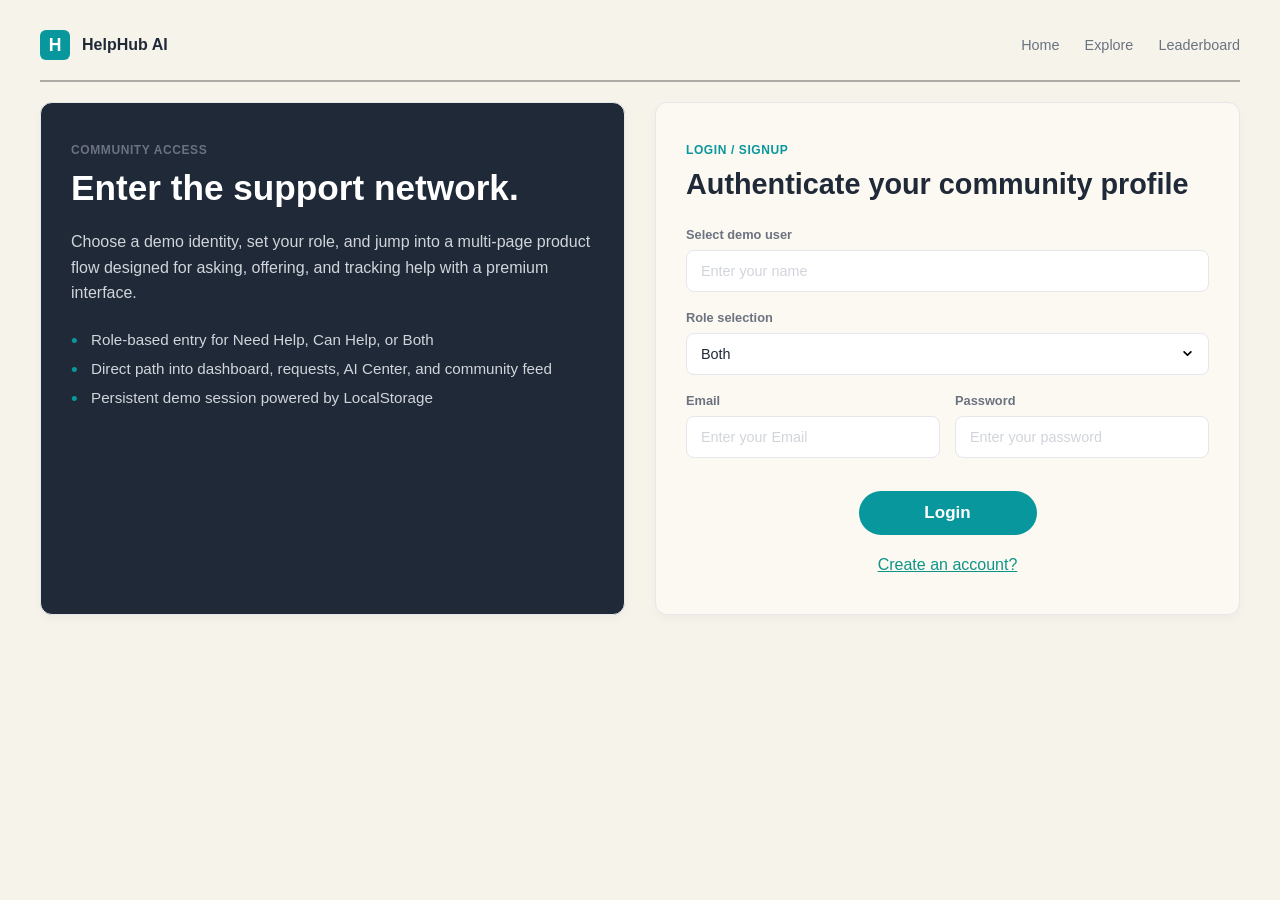
<file: index.html>
<!DOCTYPE html>
<html lang="en">
<head>
    <meta charset="UTF-8">
    <meta name="viewport" content="width=device-width, initial-scale=1.0">
    <title>HelpHub AI Login/Signup</title>
    <style>
        :root {
            --bg-color: #f6f3eb;
            --main-card-bg: #1f2937;
            --main-card-text: #ffffff;
            --sub-card-bg: #fcf9f2;
            --sub-card-text: #1f2937;
            --accent-green: #08979c;
            --accent-green-dark: #07797e;
            --grey-text: #6b7280;
            --border-color: #e5e7eb;
        }

        body {
            font-family: -apple-system, BlinkMacSystemFont, "Segoe UI", Roboto, Helvetica, Arial, sans-serif;
            margin: 0;
            padding: 30px;
            background-color: var(--bg-color);
            color: var(--sub-card-text);
        }

        .container {
            max-width: 1200px;
            margin: 0 auto;
        }

        /* Header Style */
        header {
            border-bottom: 2px solid rgba(0, 0, 0, 0.3 );
            display: flex;
            justify-content: space-between;
            align-items: center;
            padding-bottom: 20px;
        }

        .logo {
            display: flex;
            align-items: center;
            gap: 12px;
        }

        .logo-icon {
            width: 30px;
            height: 30px;
            background-color: var(--accent-green);
            border-radius: 6px;
            display: flex;
            justify-content: center;
            align-items: center;
            color: white;
            font-weight: bold;
            font-size: 1.1rem;
        }

        .logo-text {
            font-weight: 600;
            font-size: 1rem;
        }

        nav ul {
            list-style: none;
            display: flex;
            gap: 25px;
            margin: 0;
            padding: 0;
        }

        nav a {
            text-decoration: none;
            color: var(--grey-text);
            font-weight: 500;
            font-size: 0.9rem;
        }

        nav a:hover {
            color: var(--sub-card-text);
        }

        /* Two Column Card Style */
        .content-layout {
            margin-top: 20px;
            display: flex;
            gap: 30px;
        }

        .card {
            flex: 1;
            background-color: var(--card-bg);
            border-radius: 12px;
            padding: 40px 30px;
            box-shadow: 0 4px 10px rgba(0,0,0,0.03);
            border: 1px solid var(--border-color);
        }

        /* Left Column: Community Access Info */
        .card-left {
            background-color: var(--main-card-bg);
            color: var(--main-card-text);
        }

        .card-left p.sub-title {
            text-transform: uppercase;
            font-size: 0.75rem;
            font-weight: bold;
            letter-spacing: 0.05em;
            color: var(--grey-text);
            margin: 0 0 10px 0;
        }

        .card-left h1 {
            font-size: 2.2rem;
            line-height: 1.2;
            margin: 0 0 20px 0;
            font-weight: 800;
        }

        .card-left p.description {
            font-size: 1rem;
            color: #d1d5db;
            margin: 0 0 25px 0;
            line-height: 1.6;
        }

        .info-list {
            list-style: none;
            padding: 0;
            margin: 0;
            color: #d1d5db;
            font-size: 0.95rem;
        }

        .info-list li {
            margin-bottom: 12px;
            position: relative;
            padding-left: 20px;
        }

        .info-list li::before {
            content: "\2022"; /* Bullet point */
            position: absolute;
            left: 0;
            color: var(--accent-green);
            font-size: 1.2rem;
            line-height: 1;
        }

        /* Right Column: Login/Signup Form */
        .card-right {
            background-color: var(--sub-card-bg);
            color: var(--sub-card-text);
            display: flex;
            flex-direction: column;
        }

        .card-right p.sub-title {
            text-transform: uppercase;
            font-size: 0.75rem;
            font-weight: bold;
            letter-spacing: 0.05em;
            color: var(--accent-green);
            margin: 0 0 10px 0;
        }

        .card-right h2 {
            font-size: 1.8rem;
            font-weight: 800;
            margin: 0 0 25px 0;
            line-height: 1.2;
        }

        .form-group {
            display: flex;
            flex-direction: column;
            margin-bottom: 18px;
        }

        .inline-inputs {
            display: flex;
            flex-direction: row;
            gap: 15px;
        }

        .inline-inputs .form-group {
            flex: 1;
        }

        .form-label {
            display: block;
            font-size: 0.8rem;
            font-weight: 600;
            color: var(--grey-text);
            margin-bottom: 8px;
        }

        .form-control {
            width: 100%;
            padding: 12px 14px;
            border: 1px solid var(--border-color);
            border-radius: 8px;
            font-size: 0.9rem;
            color: var(--sub-card-text);
            background-color: #fff;
            box-sizing: border-box; /* Important for padding */
        }

        /* Custom dropdown arrow for demo user select */
        select.form-control {
            appearance: none;
            -webkit-appearance: none;
            background-image: url('data:image/svg+xml;charset=UTF-8,<svg xmlns="http://www.w3.org/2000/svg" viewBox="0 0 20 20" fill="currentColor"><path fill-rule="evenodd" d="M5.293 7.293a1 1 0 011.414 0L10 10.586l3.293-3.293a1 1 0 111.414 1.414l-4 4a1 1 0 01-1.414 0l-4-4a1 1 0 010-1.414z" clip-rule="evenodd" /></svg>');
            background-repeat: no-repeat;
            background-position: right 12px center;
            background-size: 1.2em;
        }

        .form-control:focus {
            outline: none;
            border-color: var(--accent-green);
        }

        .form-control::placeholder {
            color: #d1d5db;
        }

        .btn-green {
            background-color: var(--accent-green);
            color: white;
            border: none;
            border-radius: 24px;
            padding: 12px 24px;
            font-size: 0.9rem;
            font-weight: 600;
            cursor: pointer;
            width: 100%;
            margin-top: auto; /* Push button to bottom */
            transition: background-color 0.2s;
        }

        .btn-green:hover {
            background-color: var(--accent-green-dark);
        }
    </style>
</head>
<body>
    <div class="container">
        <header>
            <div class="logo">
                <div class="logo-icon">H</div>
                <div class="logo-text">HelpHub AI</div>
            </div>
            <nav>
                <ul>
                    <li><a href="#" onclick="alert('Please Login first!')">Home</a></li>
                    <li><a href="#" onclick="alert('Please Login first!')">Explore</a></li>
                    <li><a href="#" onclick="alert('Please Login first!')">Leaderboard</a></li>
                </ul>
            </nav>
        </header>

        <main class="content-layout">
            <section class="card card-left">
                <p class="sub-title">COMMUNITY ACCESS</p>
                <h1>Enter the support network.</h1>
                <p class="description">Choose a demo identity, set your role, and jump into a multi-page product flow designed for asking, offering, and tracking help with a premium interface.</p>
                
                <ul class="info-list">
                    <li>Role-based entry for Need Help, Can Help, or Both</li>
                    <li>Direct path into dashboard, requests, AI Center, and community feed</li>
                    <li>Persistent demo session powered by LocalStorage</li>
                </ul>
            </section>

            <aside class="card card-right">
                <p class="sub-title">LOGIN / SIGNUP</p>
                <h2>Authenticate your community profile</h2>

                <form id="form">
                    <div class="form-group">
                        <label for="demoUser" class="form-label">Select demo user</label>
                        <input type="text" placeholder="Enter your name" class="form-control" id="demoUser">
                    </div>

                    <div class="form-group">
                        <label for="role" class="form-label">Role selection</label>
                        <select id="role" class="form-control">
                            <option value="both">Both</option>
                            <option value="wdev">Web Development</option>
                            <option value="wdes">Web Design</option>
                        </select>
                    </div>

                    <div class="inline-inputs">
                        <div class="form-group">
                            <label for="email" class="form-label">Email</label>
                            <input type="email" id="email" class="form-control" placeholder="Enter your Email">
                        </div>
                        <div class="form-group">
                            <label for="password" class="form-label">Password</label>
                            <input type="password" id="password" class="form-control" placeholder="Enter your password">
                        </div>
                    </div>

                <div style="text-align: center; margin-top: 15px; display: flex;
                flex-direction: column; align-items: center; justify-content: center; width: 100%; gap: 21px;">
                    <div onclick="login()" class="btn-green" style="max-width: 130px; text-decoration: none; color: #fff; font-size: 17px;">
                        <span>Login</span>
                    </div>
                    <a href="create.html" style="text-decoration: underline; color: #0d9488;">Create an account?</a>
                </div>
                </form>
            </aside>
        </main>
    </div>
    <script src="script.js" type="module"></script>
</body>
</html>
</file>
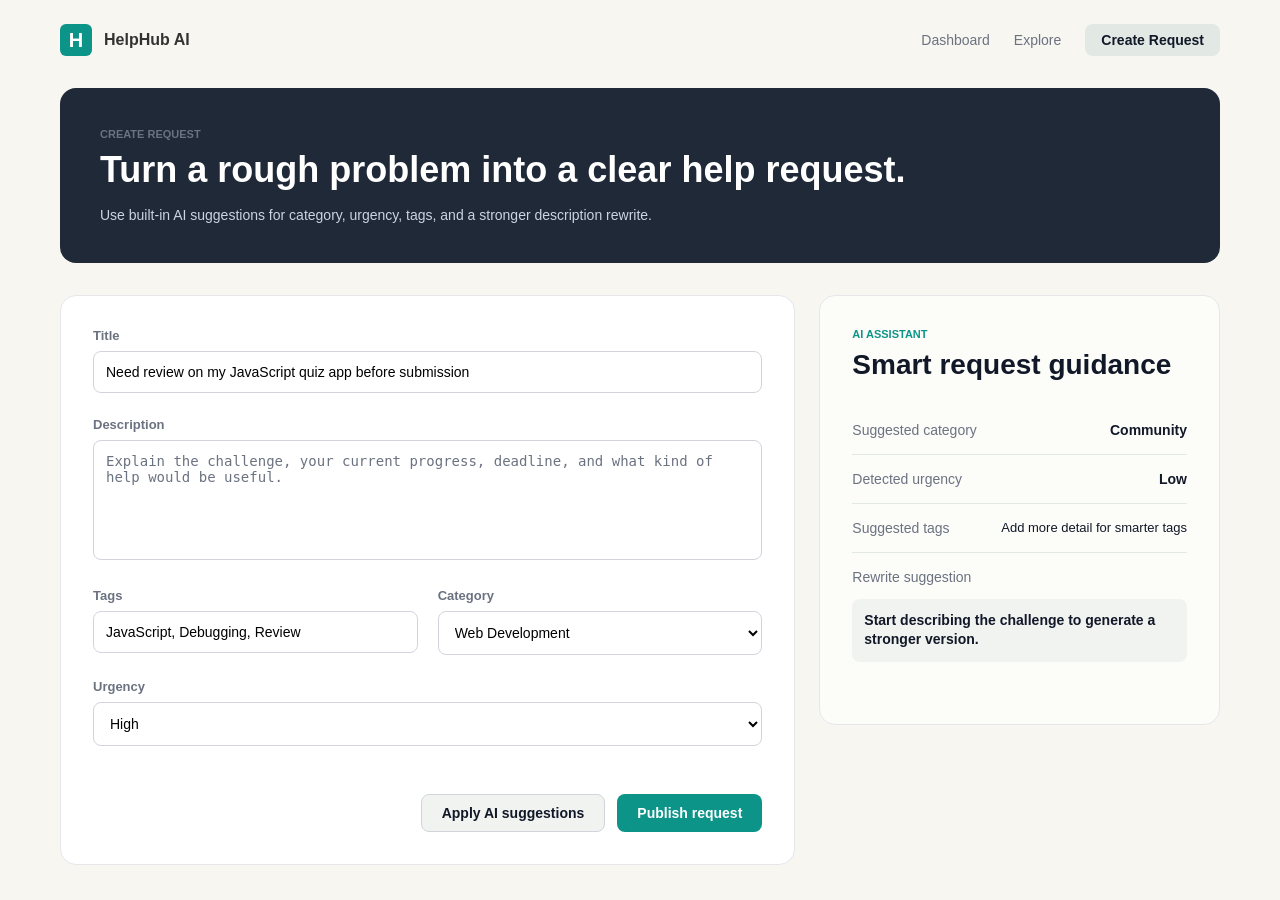
<file: create-react.html>
<!DOCTYPE html>
<html lang="en">
<head>
    <meta charset="UTF-8">
    <meta name="viewport" content="width=device-width, initial-scale=1.0">
    <title>HelpHub AI - Create Request</title>
    <style>
        :root {
            --bg-color: #f7f6f1;
            --primary-text: #111827;
            --secondary-text: #6b7280;
            --border-color: #e5e7eb;
            --accent-green: #0d9488;
            --card-bg: #fff;
            --dark-card-bg: #1f2937;
            --dark-card-text: #fff;
        }

        body {
            font-family: -apple-system, BlinkMacSystemFont, "Segoe UI", Roboto, Helvetica, Arial, sans-serif;
            background-color: var(--bg-color);
            color: var(--primary-text);
            margin: 0;
            display: flex;
            justify-content: center;
            min-height: 100vh;
        }

        .page-container {
            width: 100%;
            max-width: 1440px;
            padding: 24px 60px;
            box-sizing: border-box;
        }

        /* --- Header --- */
        header {
            display: flex;
            justify-content: space-between;
            align-items: center;
            padding-bottom: 32px;
        }

        .logo-section {
            display: flex;
            align-items: center;
            gap: 12px;
        }

        .logo-icon {
            width: 32px;
            height: 32px;
            border-radius: 6px;
            background-color: var(--accent-green);
            color: white;
            display: flex;
            justify-content: center;
            align-items: center;
            font-weight: bold;
            font-size: 20px;
        }

        .brand-name {
            font-weight: 600;
            font-size: 16px;
            color: #333;
        }

        .nav-links {
            display: flex;
            align-items: center;
            gap: 24px;
        }

        .nav-links a {
            text-decoration: none;
            color: var(--secondary-text);
            font-size: 14px;
            font-weight: 500;
        }

        .create-request-btn {
            background-color: #e2e8e4;
            color: var(--primary-text);
            border: none;
            padding: 8px 16px;
            border-radius: 8px;
            font-weight: 600;
            font-size: 14px;
            cursor: pointer;
        }

        /* --- Hero Banner --- */
        .hero-banner {
            background-color: var(--dark-card-bg);
            color: var(--dark-card-text);
            border-radius: 16px;
            padding: 40px;
            margin-bottom: 32px;
        }

        .create-request-label {
            text-transform: uppercase;
            font-size: 11px;
            font-weight: 700;
            color: var(--secondary-text);
            margin-bottom: 8px;
            display: block;
        }

        .hero-banner h1 {
            font-size: 36px;
            font-weight: 800;
            margin: 0 0 16px 0;
            line-height: 1.2;
        }

        .hero-banner p {
            font-size: 14px;
            color: #cbd5e1;
            margin: 0;
        }

        /* --- Main Content Area --- */
        .main-content {
            display: flex;
            gap: 24px;
            align-items: flex-start;
        }

        .request-form-section {
            flex: 2;
            background-color: var(--card-bg);
            padding: 32px;
            border-radius: 16px;
            border: 1px solid var(--border-color);
        }

        .form-row {
            margin-bottom: 24px;
        }

        label {
            display: block;
            font-size: 13px;
            font-weight: 600;
            color: var(--secondary-text);
            margin-bottom: 8px;
        }

        input[type="text"], textarea, select {
            width: 100%;
            padding: 12px;
            border: 1px solid #d1d5db;
            border-radius: 8px;
            font-size: 14px;
            box-sizing: border-box;
            background-color: white;
        }

        textarea {
            resize: none;
            height: 120px;
            color: var(--secondary-text);
        }

        input::placeholder, textarea::placeholder {
            color: var(--secondary-text);
        }

        .category-row {
            display: grid;
            grid-template-columns: 1fr 1fr;
            gap: 20px;
        }

        .urgency-row {
             display: grid;
            grid-template-columns: 1fr;
            gap: 20px;
        }

        .form-actions {
            margin-top: 24px;
            display: flex;
            justify-content: flex-end;
            gap: 12px;
        }

        .apply-btn, .publish-btn {
            padding: 10px 20px;
            border-radius: 8px;
            font-weight: 600;
            font-size: 14px;
            cursor: pointer;
            border: none;
        }

        .apply-btn {
            background-color: #f1f3f1;
            color: var(--primary-text);
            border: 1px solid #d1d5db;
        }

        .publish-btn {
            background-color: var(--accent-green);
            color: white;
        }

        /* --- AI Assistant Section --- */
        .ai-assistant-section {
            flex: 1;
            background-color: #fcfcf9;
            padding: 32px;
            border-radius: 16px;
            border: 1px solid var(--border-color);
        }

        .ai-assistant-label {
            text-transform: uppercase;
            font-size: 11px;
            font-weight: 700;
            color: var(--accent-green);
            margin-bottom: 8px;
            display: block;
        }

        .ai-assistant-section h2 {
            font-size: 28px;
            font-weight: 800;
            margin: 0 0 24px 0;
            line-height: 1.2;
        }

        .ai-suggestion-item {
            display: flex;
            justify-content: space-between;
            align-items: center;
            padding: 16px 0;
            border-bottom: 1px solid #e2e8e4;
        }

        .suggestion-key {
            font-size: 14px;
            color: var(--secondary-text);
            font-weight: 500;
        }

        .suggestion-value {
            font-size: 14px;
            font-weight: 600;
            color: var(--primary-text);
        }

        .suggestion-note {
            font-size: 13px;
            font-weight: 500;
            color: var(--primary-text);
            padding-left: 20px;
            flex-grow: 1;
            text-align: right;
        }

        .suggestion-block {
             padding: 16px 0;
             border-bottom: 1px solid #e2e8e4;
        }

        .suggestion-block-header {
             display: flex;
             justify-content: space-between;
             margin-bottom: 8px;
        }

        .suggestion-rewrite-text {
            font-size: 14px;
            font-weight: 600;
            color: var(--primary-text);
            background-color: #f1f3f1;
            padding: 12px;
            border-radius: 8px;
            line-height: 1.4;
        }

    </style>
</head>
<body>
    <div class="page-container">
        <header>
            <div class="logo-section">
                <div class="logo-icon">H</div>
                <div class="brand-name">HelpHub AI</div>
            </div>
            <div class="nav-links">
                <a href="dashboard.html">Dashboard</a>
                <a href="explore.html">Explore</a>
                <button class="create-request-btn">Create Request</button>
            </div>
        </header>

        <section class="hero-banner">
            <span class="create-request-label">Create Request</span>
            <h1>Turn a rough problem into a clear help request. </h1>
            <p>Use built-in AI suggestions for category, urgency, tags, and a stronger description rewrite.</p>
        </section>

        <main class="main-content">
            <section class="request-form-section">
                <div class="form-row">
                    <label for="title">Title</label>
                    <input type="text" id="title" value="Need review on my JavaScript quiz app before submission" readonly>
                </div>
                <div class="form-row">
                    <label for="description">Description</label>
                    <textarea id="description" placeholder="Explain the challenge, your current progress, deadline, and what kind of help would be useful."></textarea>
                </div>
                
                <div class="category-row">
                    <div class="form-row">
                        <label for="tags">Tags</label>
                        <input type="text" id="tags" value="JavaScript, Debugging, Review" readonly>
                    </div>
                    <div class="form-row">
                        <label for="category">Category</label>
                        <select id="category">
                            <option value="webdev">Web Development</option>
                        </select>
                    </div>
                </div>

                <div class="urgency-row">
                     <div class="form-row">
                        <label for="urgency">Urgency</label>
                        <select id="urgency">
                            <option value="high">High</option>
                        </select>
                    </div>
                </div>

                <div class="form-actions">
                    <button class="apply-btn">Apply AI suggestions</button>
                    <button class="publish-btn">Publish request</button>
                </div>
            </section>

            <aside class="ai-assistant-section">
                <span class="ai-assistant-label">AI ASSISTANT</span>
                <h2>Smart request guidance</h2>

                <div class="ai-suggestion-item">
                    <span class="suggestion-key">Suggested category</span>
                    <span class="suggestion-value">Community</span>
                </div>

                <div class="ai-suggestion-item">
                    <span class="suggestion-key">Detected urgency</span>
                    <span class="suggestion-value">Low</span>
                </div>

                 <div class="ai-suggestion-item" style="border-bottom: 1px solid #e2e8e4;">
                    <span class="suggestion-key">Suggested tags</span>
                    <span class="suggestion-note">Add more detail for smarter tags</span>
                </div>

                <div class="suggestion-block" style="border-bottom: none;">
                    <div class="suggestion-block-header">
                        <span class="suggestion-key">Rewrite suggestion</span>
                    </div>
                    <p class="suggestion-rewrite-text">Start describing the challenge to generate a stronger version.</p>
                </div>

            </aside>
        </main>
    </div>
        <script type="module">
        import { updateUI } from "./script.js";
        updateUI();
    </script>
</body>
    </html>
</file>
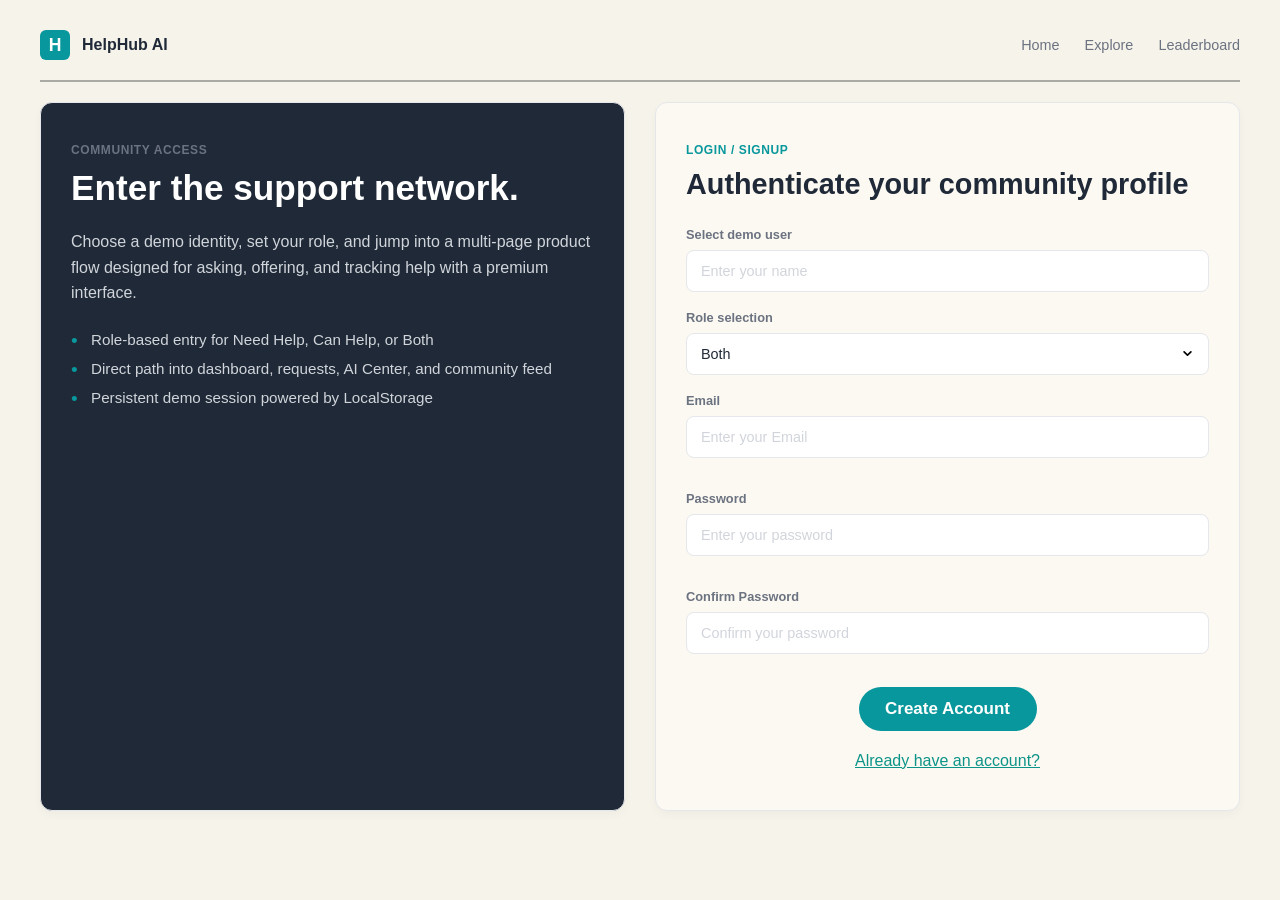
<file: create.html>
<!DOCTYPE html>
<html lang="en">
<head>
    <meta charset="UTF-8">
    <meta name="viewport" content="width=device-width, initial-scale=1.0">
    <title>HelpHub AI Login/Signup</title>
    <style>
        :root {
            --bg-color: #f6f3eb;
            --main-card-bg: #1f2937;
            --main-card-text: #ffffff;
            --sub-card-bg: #fcf9f2;
            --sub-card-text: #1f2937;
            --accent-green: #08979c;
            --accent-green-dark: #07797e;
            --grey-text: #6b7280;
            --border-color: #e5e7eb;
        }

        body {
            font-family: -apple-system, BlinkMacSystemFont, "Segoe UI", Roboto, Helvetica, Arial, sans-serif;
            margin: 0;
            padding: 30px;
            background-color: var(--bg-color);
            color: var(--sub-card-text);
        }

        .container {
            max-width: 1200px;
            margin: 0 auto;
        }

        /* Header Style */
        header {
            border-bottom: 2px solid rgba(0, 0, 0, 0.3 );
            display: flex;
            justify-content: space-between;
            align-items: center;
            padding-bottom: 20px;
        }

        .logo {
            display: flex;
            align-items: center;
            gap: 12px;
        }

        .logo-icon {
            width: 30px;
            height: 30px;
            background-color: var(--accent-green);
            border-radius: 6px;
            display: flex;
            justify-content: center;
            align-items: center;
            color: white;
            font-weight: bold;
            font-size: 1.1rem;
        }

        .logo-text {
            font-weight: 600;
            font-size: 1rem;
        }

        nav ul {
            list-style: none;
            display: flex;
            gap: 25px;
            margin: 0;
            padding: 0;
        }

        nav a {
            text-decoration: none;
            color: var(--grey-text);
            font-weight: 500;
            font-size: 0.9rem;
        }

        nav a:hover {
            color: var(--sub-card-text);
        }

        /* Two Column Card Style */
        .content-layout {
            margin-top: 20px;
            display: flex;
            gap: 30px;
        }

        .card {
            flex: 1;
            background-color: var(--card-bg);
            border-radius: 12px;
            padding: 40px 30px;
            box-shadow: 0 4px 10px rgba(0,0,0,0.03);
            border: 1px solid var(--border-color);
        }

        /* Left Column: Community Access Info */
        .card-left {
            background-color: var(--main-card-bg);
            color: var(--main-card-text);
        }

        .card-left p.sub-title {
            text-transform: uppercase;
            font-size: 0.75rem;
            font-weight: bold;
            letter-spacing: 0.05em;
            color: var(--grey-text);
            margin: 0 0 10px 0;
        }

        .card-left h1 {
            font-size: 2.2rem;
            line-height: 1.2;
            margin: 0 0 20px 0;
            font-weight: 800;
        }

        .card-left p.description {
            font-size: 1rem;
            color: #d1d5db;
            margin: 0 0 25px 0;
            line-height: 1.6;
        }

        .info-list {
            list-style: none;
            padding: 0;
            margin: 0;
            color: #d1d5db;
            font-size: 0.95rem;
        }

        .info-list li {
            margin-bottom: 12px;
            position: relative;
            padding-left: 20px;
        }

        .info-list li::before {
            content: "\2022"; /* Bullet point */
            position: absolute;
            left: 0;
            color: var(--accent-green);
            font-size: 1.2rem;
            line-height: 1;
        }

        /* Right Column: Login/Signup Form */
        .card-right {
            background-color: var(--sub-card-bg);
            color: var(--sub-card-text);
            display: flex;
            flex-direction: column;
        }

        .card-right p.sub-title {
            text-transform: uppercase;
            font-size: 0.75rem;
            font-weight: bold;
            letter-spacing: 0.05em;
            color: var(--accent-green);
            margin: 0 0 10px 0;
        }

        .card-right h2 {
            font-size: 1.8rem;
            font-weight: 800;
            margin: 0 0 25px 0;
            line-height: 1.2;
        }

        .form-group {
            display: flex;
            flex-direction: column;
            margin-bottom: 18px;
        }

        .inline-inputs {
            display: flex;
            flex-direction: column;
            gap: 15px;
        }

        .inline-inputs .form-group {
            flex: 1;
        }

        .form-label {
            display: block;
            font-size: 0.8rem;
            font-weight: 600;
            color: var(--grey-text);
            margin-bottom: 8px;
        }

        .form-control {
            width: 100%;
            padding: 12px 14px;
            border: 1px solid var(--border-color);
            border-radius: 8px;
            font-size: 0.9rem;
            color: var(--sub-card-text);
            background-color: #fff;
            box-sizing: border-box; /* Important for padding */
        }

        /* Custom dropdown arrow for demo user select */
        select.form-control {
            appearance: none;
            -webkit-appearance: none;
            background-image: url('data:image/svg+xml;charset=UTF-8,<svg xmlns="http://www.w3.org/2000/svg" viewBox="0 0 20 20" fill="currentColor"><path fill-rule="evenodd" d="M5.293 7.293a1 1 0 011.414 0L10 10.586l3.293-3.293a1 1 0 111.414 1.414l-4 4a1 1 0 01-1.414 0l-4-4a1 1 0 010-1.414z" clip-rule="evenodd" /></svg>');
            background-repeat: no-repeat;
            background-position: right 12px center;
            background-size: 1.2em;
        }

        .form-control:focus {
            outline: none;
            border-color: var(--accent-green);
        }

        .form-control::placeholder {
            color: #d1d5db;
        }

        .btn-green {
            background-color: var(--accent-green);
            color: white;
            border: none;
            border-radius: 24px;
            padding: 12px 24px;
            font-size: 0.9rem;
            font-weight: 600;
            cursor: pointer;
            width: 100%;
            margin-top: auto; /* Push button to bottom */
            transition: background-color 0.2s;
        }

        .btn-green:hover {
            background-color: var(--accent-green-dark);
        }
    </style>
</head>
<body>
    <div class="container">
        <header>
            <div class="logo">
                <div class="logo-icon">H</div>
                <div class="logo-text">HelpHub AI</div>
            </div>
            <nav>
                <ul>
                    <li><a href="#" onclick="alert('Please Login first!')">Home</a></li>
                    <li><a href="#" onclick="alert('Please Login first!')">Explore</a></li>
                    <li><a href="#" onclick="alert('Please Login first!')">Leaderboard</a></li>
                </ul>
            </nav>
        </header>

        <main class="content-layout">
            <section class="card card-left">
                <p class="sub-title">COMMUNITY ACCESS</p>
                <h1>Enter the support network.</h1>
                <p class="description">Choose a demo identity, set your role, and jump into a multi-page product flow designed for asking, offering, and tracking help with a premium interface.</p>
                
                <ul class="info-list">
                    <li>Role-based entry for Need Help, Can Help, or Both</li>
                    <li>Direct path into dashboard, requests, AI Center, and community feed</li>
                    <li>Persistent demo session powered by LocalStorage</li>
                </ul>
            </section>

            <aside class="card card-right">
                <p class="sub-title">LOGIN / SIGNUP</p>
                <h2>Authenticate your community profile</h2>

                <form onsubmit="return false">
                    <div class="form-group">
                        <label for="demoUser" class="form-label">Select demo user</label>
                        <input type="text" placeholder="Enter your name" class="form-control" id="demoUser">
                    </div>

                    <div class="form-group">
                        <label for="role" class="form-label">Role selection</label>
                        <select id="role" class="form-control">
                            <option value="both">Both</option>
                            <option value="wdev">Web Development</option>
                            <option value="wdes">Web Design</option>
                        </select>
                    </div>

                    <div class="inline-inputs">
                        <div class="form-group">
                            <label for="email" class="form-label">Email</label>
                            <input type="email" id="email" class="form-control" placeholder="Enter your Email">
                        </div>
                        <div class="form-group">
                            <label for="password" class="form-label">Password</label>
                            <input type="password" id="password" class="form-control" placeholder="Enter your password">
                        </div>
                        <div class="form-group">
                            <label for="confirmPassword" class="form-label">Confirm Password</label>
                            <input type="password" id="confirmPassword" class="form-control" placeholder="Confirm your password">
                        </div>
                    </div>

                <div style="text-align: center; margin-top: 15px; display: flex;
                flex-direction: column; align-items: center; justify-content: center; width: 100%; gap: 21px;">
                    <a href="#" onclick="create()" class="btn-green" style="max-width: 130px; text-decoration: none; color: #fff; font-size: 17px;">
                        Create Account
                    </a>
                    <a href="index.html" style="text-decoration: underline; color: #0d9488;">Already have an account?</a>
                </div>
                </form>
            </aside>
        </main>
    </div>
</body>
<script src="script.js" type="module"></script>
<script type="module">
        import { updateUI } from "./script.js";
        updateUI();
    </script>
</html>
</file>
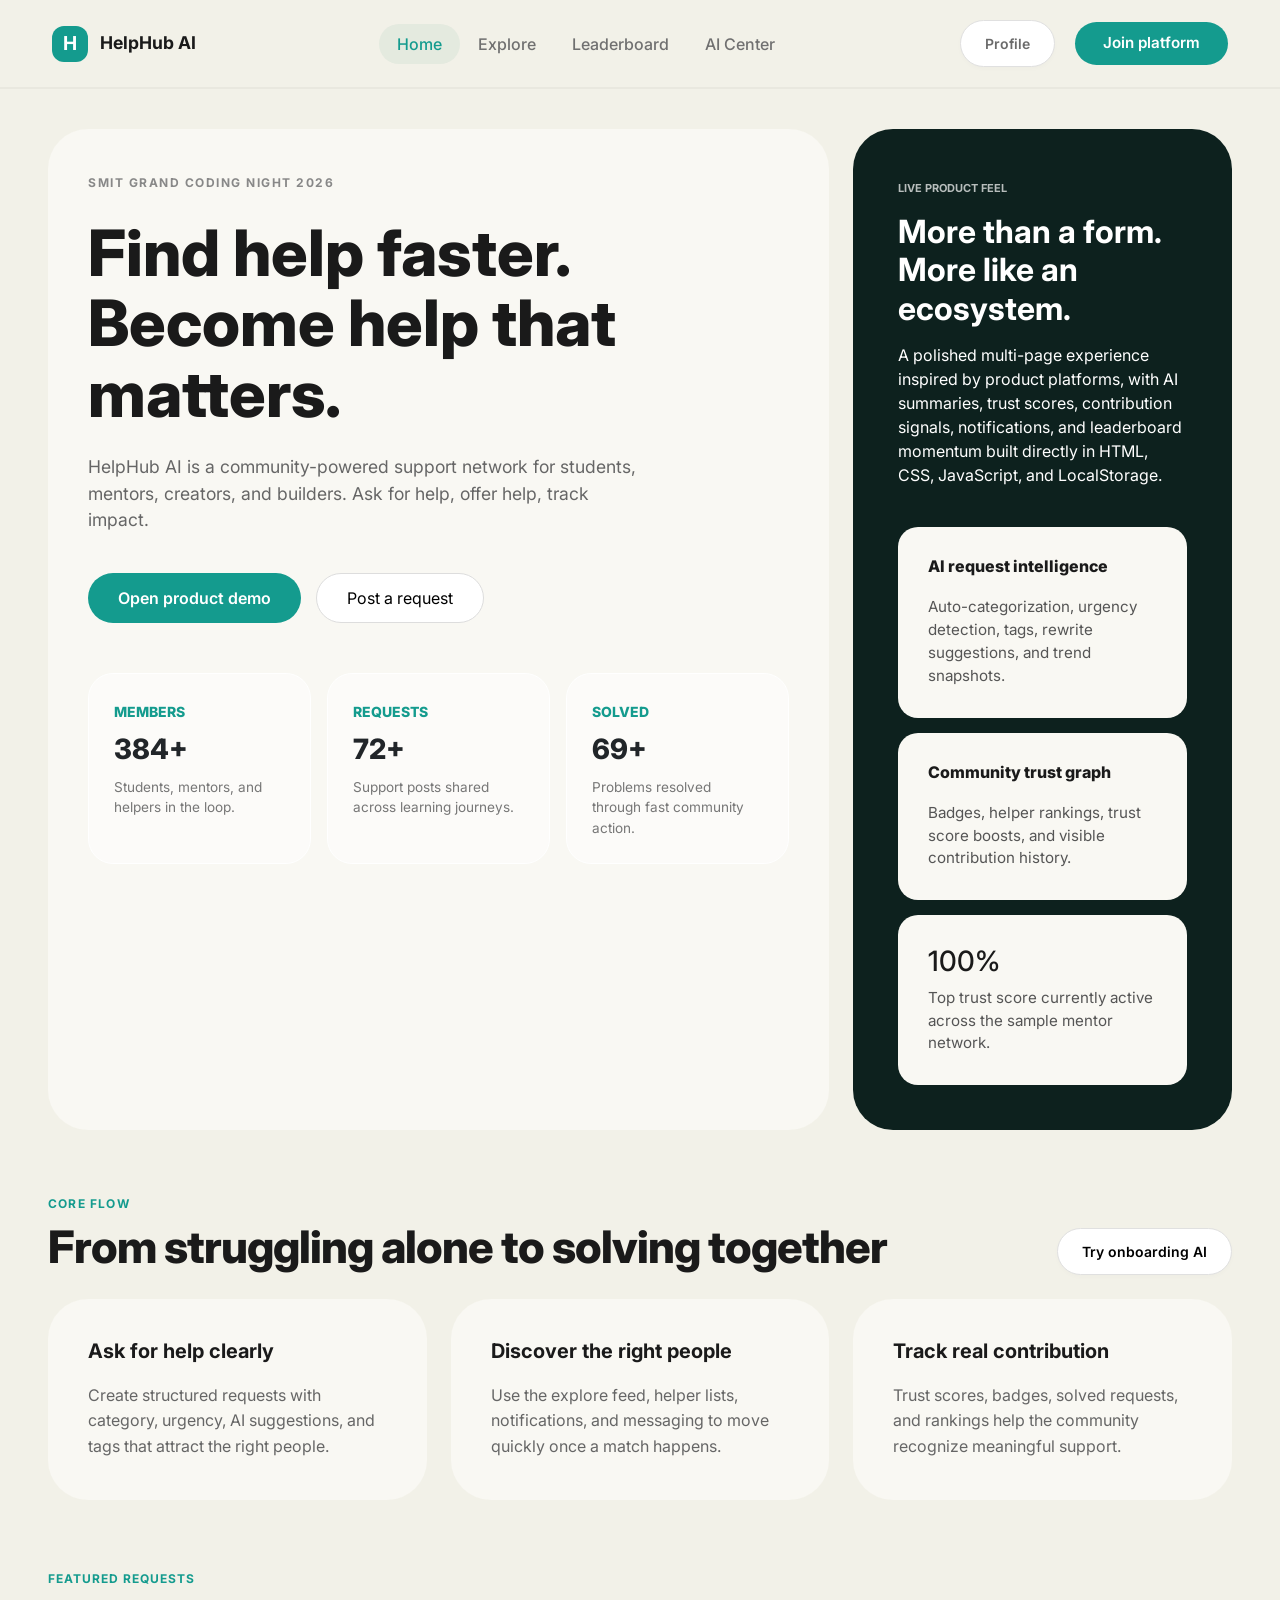
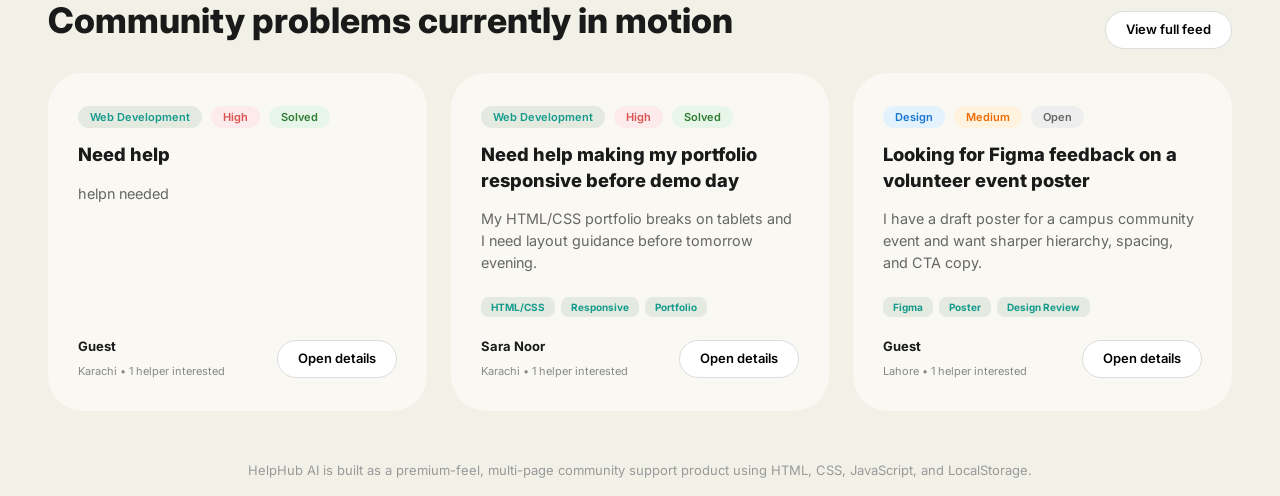
<file: dashboard.html>
<!DOCTYPE html>
<html lang="en">

<head>
    <meta charset="UTF-8">
    <meta name="viewport" content="width=device-width, initial-scale=1.0">
    <title>HelpHub AI Navbar</title>
    <link rel="stylesheet" href="style.css">
    <link href="https://cdn.jsdelivr.net/npm/bootstrap@5.3.0/dist/css/bootstrap.min.css" rel="stylesheet">
    <link href="https://fonts.googleapis.com/css2?family=Inter:wght@400;500;600&display=swap" rel="stylesheet">

    <style>
        * {
            padding: 0;
            margin: 0;
            box-sizing: border-box;
        }

        body {
            font-family: 'Inter', sans-serif;
            background-color: #f2f1e8;
            margin: 0;
        }

        .custom-navbar {
            padding: 20px 40px;
            background-color: #f2f1e8;
            border-bottom: 2px solid rgba(0, 0, 0, 0.04);
        }

        /* Logo Section & Hover */
        .navbar-brand {
            display: flex;
            align-items: center;
            font-weight: 700;
            color: #1a1a1a !important;
            gap: 12px;
            font-size: 1.1rem;
            transition: 0.3s;
        }

        .brand-box {
            background-color: #149b8e;
            color: white;
            width: 36px;
            height: 36px;
            border-radius: 12px;
            display: flex;
            align-items: center;
            justify-content: center;
            font-size: 1.2rem;
            transition: transform 0.4s cubic-bezier(0.175, 0.885, 0.32, 1.275);
        }

        .navbar-brand:hover .brand-box {
            transform: rotate(15deg) scale(1.1);
        }

        /* Nav Links Hovers */
        .nav-link {
            color: #707070 !important;
            font-weight: 500;
            padding: 8px 18px !important;
            transition: 0.3s ease;
        }

        /* Sirf un links pe hover jo active nahi hain */
        .nav-link:hover:not(.active) {
            color: #149b8e !important;
            transform: translateY(-2px);

        }

        .nav-link.active {
            background-color: #e4eadf;
            color: #149b8e !important;
            border-radius: 50px;
        }

        /* White Button Hover */
        .btn-signals {
            background-color: white;
            border: none;
            border-radius: 50px;
            padding: 8px 24px;
            color: #707070;
            font-size: 0.95rem;
            margin-right: 15px;
            box-shadow: 0 2px 5px rgba(0, 0, 0, 0.05);
            transition: 0.3s ease;
        }

        .btn-signals:hover {
            box-shadow: 0 4px 12px rgba(0, 0, 0, 0.1);
            color: #149b8e;
            transform: translateY(-1px);
        }

        /* Teal Button Hover (Join Platform) */
        .btn-join {
            background-color: #149b8e;
            color: white;
            border: none;
            border-radius: 50px;
            padding: 10px 28px;
            font-weight: 600;
            font-size: 0.95rem;
            transition: all 0.3s cubic-bezier(0.175, 0.885, 0.32, 1.275);
        }

        .btn-join:hover {
            background-color: #0e7a6f;
            color: white;
            transform: scale(1.03);
            box-shadow: 0 8px 20px rgba(20, 155, 142, 0.3);
        }

        @media (max-width: 991px) {
            .navbar-collapse {
                background: white;
                padding: 20px;
                border-radius: 20px;
                margin-top: 15px;
                box-shadow: 0 10px 30px rgba(0, 0, 0, 0.1);
            }

            .btn-signals {
                margin-bottom: 10px;
                width: 100%;
            }

            .btn-join {
                width: 100%;
            }
        }
    </style>
</head>

<body>

    <nav class="navbar navbar-expand-lg custom-navbar sticky-top">
        <div class="container-fluid">
            <a class="navbar-brand" href="#">
                <div class="brand-box">H</div>
                HelpHub AI
            </a>

            <button class="navbar-toggler border-0 shadow-none" type="button" data-bs-toggle="collapse"
                data-bs-target="#mainNav">
                <span class="navbar-toggler-icon"></span>
            </button>

            <div class="collapse navbar-collapse" id="mainNav">
                <ul class="navbar-nav mx-auto mb-2 mb-lg-0">
                    <li class="nav-item"><a class="nav-link active" href="index.html">Home</a></li>
                    <li class="nav-item"><a class="nav-link" href="explore.html">Explore</a></li>
                    <li class="nav-item"><a class="nav-link" href="leaderboard.html">Leaderboard</a></li>
                    <li class="nav-item"><a class="nav-link" href="ai-center.html">AI Center</a></li>
                </ul>
                <a href="profile.html" class="btn-onboarding"
                    style="text-decoration: none; color: #00000094; margin-right: 20px;">Profile</a>

                <a href="create-react.html" class="btn btn-join" style="text-decoration: none; color: #fff;">Join
                    platform</a>
            </div>
        </div>
        </div>
    </nav>

    <section class="hero-section">
        <div class="container-fluid px-lg-5">
            <div class="row g-4">

                <div class="col-12 col-lg-8">
                    <div class="main-card">
                        <span class="tagline">SMIT GRAND CODING NIGHT 2026</span>
                        <h1 class="main-title">Find help faster.<br>Become help that matters.</h1>
                        <p class="description">HelpHub AI is a community-powered support network for students, mentors,
                            creators, and builders. Ask for help, offer help, track impact.</p>

                        <div class="button-group">
                            <button class="btn-primary-custom">Open product demo</button>
                            <button class="btn-secondary-custom">Post a request</button>
                        </div>

                        <div class="row g-3">
                            <div class="col-md-4">
                                <div class="stat-box">
                                    <small>MEMBERS</small>
                                    <h3>384+</h3>
                                    <p>Students, mentors, and helpers in the loop.</p>
                                </div>
                            </div>
                            <div class="col-md-4">
                                <div class="stat-box">
                                    <small>REQUESTS</small>
                                    <h3>72+</h3>
                                    <p>Support posts shared across learning journeys.</p>
                                </div>
                            </div>
                            <div class="col-md-4">
                                <div class="stat-box">
                                    <small>SOLVED</small>
                                    <h3>69+</h3>
                                    <p>Problems resolved through fast community action.</p>
                                </div>
                            </div>
                        </div>
                    </div>
                </div>

                <div class="col-12 col-lg-4">
                    <div class="side-card">
                        <span class="side-tag">LIVE PRODUCT FEEL</span>
                        <h2 class="side-title">More than a form. More like an ecosystem.</h2>
                        <p class="side-desc">
                            A polished multi-page experience inspired by product platforms, with AI summaries, trust
                            scores, contribution signals, notifications, and leaderboard momentum built directly in
                            HTML, CSS, JavaScript, and LocalStorage.
                        </p>
                        <div class="feature-stack">
                            <div class="feature-item">
                                <h6>AI request intelligence</h6>
                                <p>Auto-categorization, urgency detection, tags, rewrite suggestions, and trend
                                    snapshots.</p>
                            </div>

                            <div class="feature-item">
                                <h6>Community trust graph</h6>
                                <p>Badges, helper rankings, trust score boosts, and visible contribution history.</p>
                            </div>

                            <div class="feature-item">
                                <h3>100%</h3>
                                <p>Top trust score currently active across the sample mentor network.</p>
                            </div>
                        </div>
                    </div>
                </div>

            </div>
        </div>
    </section>

    <section class="core-flow-container">
        <div class="container-fluid px-lg-5">

            <div class="row align-items-end mb-4">
                <div class="col">
                    <span class="section-tag">CORE FLOW</span>
                    <h2 class="section-title">From struggling alone to solving together</h2>
                </div>
                <div class="col-auto">
                    <button class="btn-onboarding">Try onboarding AI</button>
                </div>
            </div>

            <div class="row g-4">
                <div class="col-12 col-md-4">
                    <div class="flow-card">
                        <h5>Ask for help clearly</h5>
                        <p>Create structured requests with category, urgency, AI suggestions, and tags that attract the
                            right people.</p>
                    </div>
                </div>

                <div class="col-12 col-md-4">
                    <div class="flow-card">
                        <h5>Discover the right people</h5>
                        <p>Use the explore feed, helper lists, notifications, and messaging to move quickly once a match
                            happens.</p>
                    </div>
                </div>

                <div class="col-12 col-md-4">
                    <div class="flow-card">
                        <h5>Track real contribution</h5>
                        <p>Trust scores, badges, solved requests, and rankings help the community recognize meaningful
                            support.</p>
                    </div>
                </div>
            </div>

        </div>
    </section>

    <section class="requests-section">
        <div class="container-fluid px-lg-5">

            <div class="row align-items-end mb-4">
                <div class="col">
                    <span class="tag">FEATURED REQUESTS</span>
                    <h2 class="title">Community problems currently in motion</h2>
                </div>
                <div class="col-auto">
                    <button class="btn-feed">View full feed</button>
                </div>
            </div>

            <div class="row g-4">

                <div class="col-12 col-md-4">
                    <div class="req-card">
                        <div class="status-badges">
                            <span class="b-web">Web Development</span>
                            <span class="b-high">High</span>
                            <span class="b-solved">Solved</span>
                        </div>
                        <h4>Need help</h4>
                        <p>helpn needed</p>
                        <div class="req-footer">
                            <div class="user-info">
                                <strong class="user">Hashir Hussain</strong>
                                <small>Karachi • 1 helper interested</small>
                            </div>
                            <button class="btn-details">Open details</button>
                        </div>
                    </div>
                </div>

                <div class="col-12 col-md-4">
                    <div class="req-card">
                        <div class="status-badges">
                            <span class="b-web">Web Development</span>
                            <span class="b-high">High</span>
                            <span class="b-solved">Solved</span>
                        </div>
                        <h4>Need help making my portfolio responsive before demo day</h4>
                        <p>My HTML/CSS portfolio breaks on tablets and I need layout guidance before tomorrow evening.
                        </p>
                        <div class="topic-tags">
                            <span>HTML/CSS</span><span>Responsive</span><span>Portfolio</span>
                        </div>
                        <div class="req-footer">
                            <div class="user-info">
                                <strong>Sara Noor</strong>
                                <small>Karachi • 1 helper interested</small>
                            </div>
                            <button class="btn-details">Open details</button>
                        </div>
                    </div>
                </div>

                <div class="col-12 col-md-4">
                    <div class="req-card">
                        <div class="status-badges">
                            <span class="b-design">Design</span>
                            <span class="b-medium">Medium</span>
                            <span class="b-open">Open</span>
                        </div>
                        <h4>Looking for Figma feedback on a volunteer event poster</h4>
                        <p>I have a draft poster for a campus community event and want sharper hierarchy, spacing, and
                            CTA copy.</p>
                        <div class="topic-tags">
                            <span>Figma</span><span>Poster</span><span>Design Review</span>
                        </div>
                        <div class="req-footer">
                            <div class="user-info">
                                <strong class="user">Hashir Hussain</strong>
                                <small>Lahore • 1 helper interested</small>
                            </div>
                            <button class="btn-details">Open details</button>
                        </div>
                    </div>
                </div>

            </div>

            <p class="footer-note">HelpHub AI is built as a premium-feel, multi-page community support product using
                HTML, CSS, JavaScript, and LocalStorage.</p>
        </div>
    </section>

    <script src="https://cdn.jsdelivr.net/npm/bootstrap@5.3.0/dist/js/bootstrap.bundle.min.js"></script>
    <script src="script.js" type="module"></script>
    <script type="module">
        import { updateUI } from "./script.js";
        updateUI();
    </script>
</body>

</html>
</file>
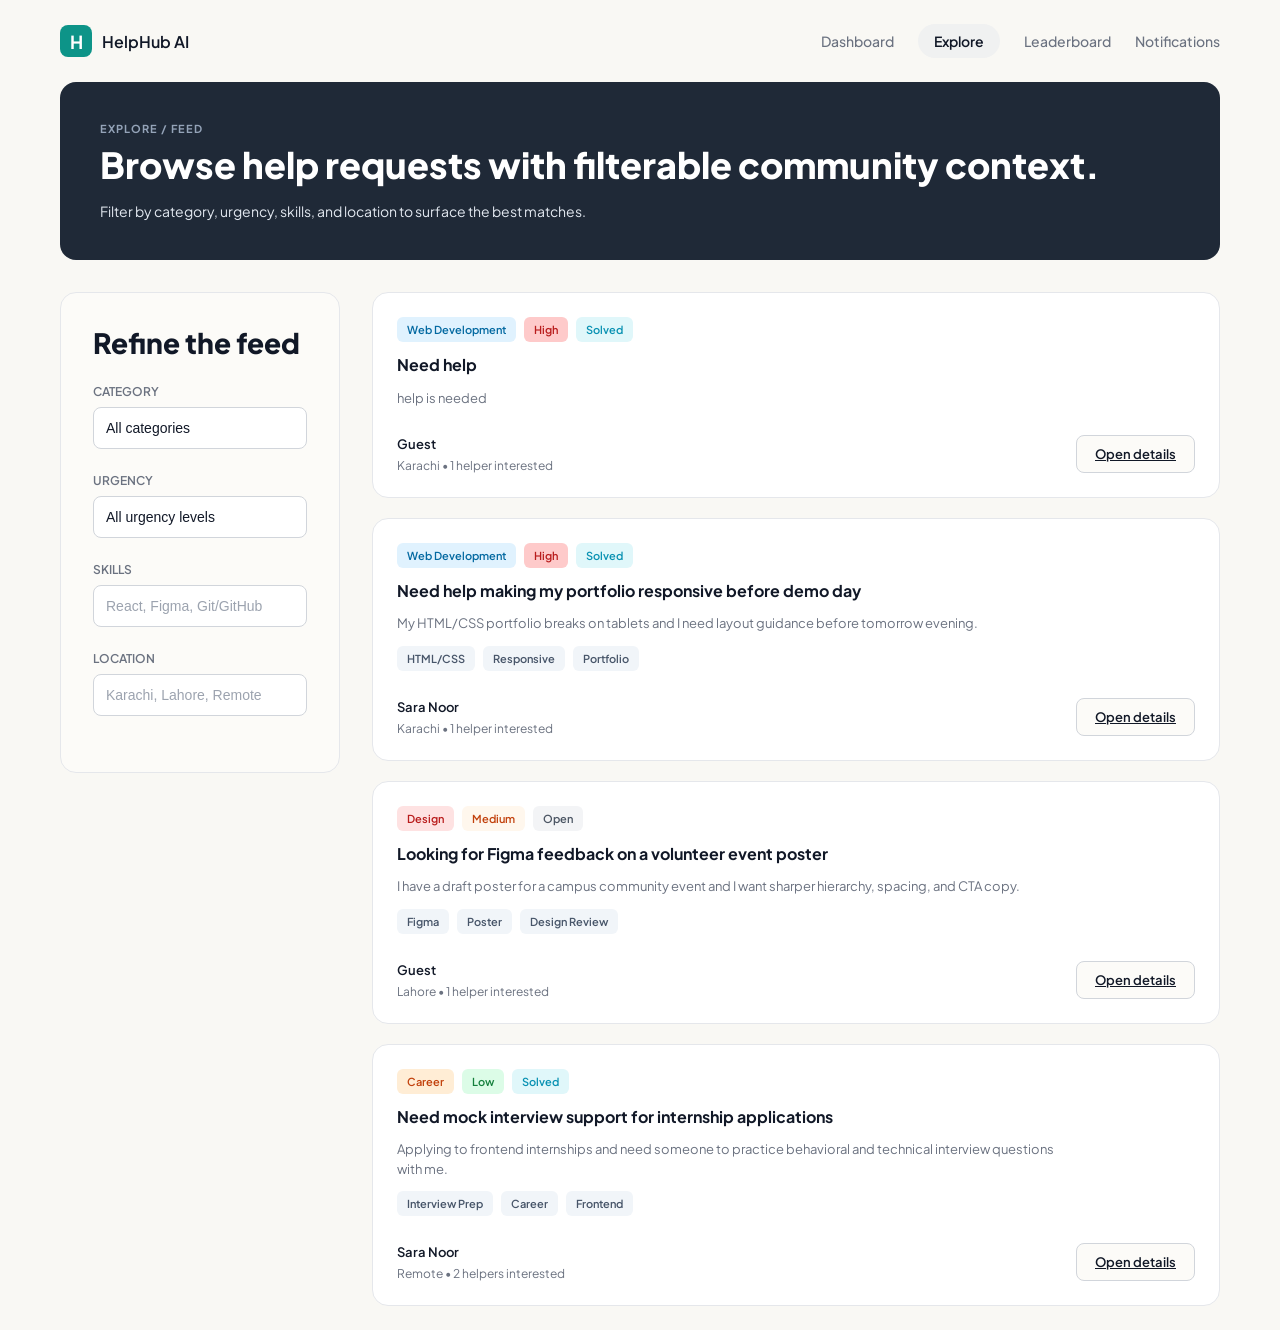
<file: explore.html>
<!DOCTYPE html>
<html lang="en">

<head>
    <meta charset="UTF-8">
    <meta name="viewport" content="width=device-width, initial-scale=1.0">
    <title>HelpHub AI - Explore Help Requests</title>
    <link rel="preconnect" href="https://fonts.googleapis.com">
    <link rel="preconnect" href="https://fonts.gstatic.com" crossorigin>
    <link href="https://fonts.googleapis.com/css2?family=Plus+Jakarta+Sans:wght@400;500;600;700&display=swap"
        rel="stylesheet">
    <style>
        :root {
            --primary-bg: #f9f8f4;
            --secondary-bg: #fcfbf8;
            --text-dark: #111827;
            --text-medium: #6b7280;
            --text-light: #9ca3af;
            --accent-green: #0d9488;
            --badge-webdev: #e0f2fe;
            --badge-webdev-text: #0369a1;
            --badge-design: #fee2e2;
            --badge-design-text: #b91c1c;
            --badge-career: #ffedd5;
            --badge-career-text: #c2410c;
            --badge-high: #fecaca;
            --badge-high-text: #b91c1c;
            --badge-medium: #fff7ed;
            --badge-medium-text: #c2410c;
            --badge-low: #dcfce7;
            --badge-low-text: #15803d;
            --badge-solved: #e0f7fa;
            --badge-solved-text: #0891b2;
            --badge-open: #f3f4f6;
            --badge-open-text: #4b5563;
            --card-border: #e5e7eb;
            --input-border: #d1d5db;
        }

        body {
            font-family: 'Plus Jakarta Sans', sans-serif;
            background-color: var(--primary-bg);
            color: var(--text-dark);
            margin: 0;
            padding: 24px 60px;
            box-sizing: border-box;
        }

        /* Header Styling */
        header {
            display: flex;
            justify-content: space-between;
            align-items: center;
            padding-bottom: 24px;
        }

        .logo-section {
            display: flex;
            align-items: center;
            gap: 10px;
        }

        .logo-icon {
            width: 32px;
            height: 32px;
            border-radius: 8px;
            background-color: var(--accent-green);
            color: white;
            display: flex;
            justify-content: center;
            align-items: center;
            font-weight: 700;
            font-size: 18px;
        }

        .brand-name {
            font-weight: 600;
            font-size: 16px;
        }

        .nav-section {
            display: flex;
            gap: 24px;
            align-items: center;
        }

        .nav-section a {
            text-decoration: none;
            color: var(--text-medium);
            font-size: 14px;
            font-weight: 500;
        }

        .nav-section a.active {
            color: var(--text-dark);
            font-weight: 600;
            background-color: #f0f1f1;
            padding: 8px 16px;
            border-radius: 20px;
        }

        /* Banner Styling */
        .banner {
            background-color: #1f2937;
            color: white;
            border-radius: 16px;
            padding: 40px;
            margin-bottom: 32px;
        }

        .banner .label {
            text-transform: uppercase;
            font-size: 11px;
            font-weight: 700;
            letter-spacing: 1px;
            color: #94a3b8;
            display: block;
            margin-bottom: 8px;
        }

        .banner h1 {
            font-size: 36px;
            font-weight: 800;
            margin: 0 0 16px 0;
            line-height: 1.2;
        }

        .banner p {
            font-size: 14px;
            color: #e2e8f0;
            margin: 0;
            max-width: 600px;
        }

        /* Main Content Layout */
        .content-area {
            display: grid;
            grid-template-columns: 280px 1fr;
            gap: 32px;
            align-items: start;
        }

        /* Filter Section Styling */
        .filter-section {
            background-color: var(--secondary-bg);
            padding: 32px;
            border-radius: 16px;
            border: 1px solid var(--card-border);
        }

        .filter-section h2 {
            font-size: 28px;
            font-weight: 800;
            margin: 0 0 24px 0;
        }

        .filter-group {
            margin-bottom: 24px;
        }

        .filter-group label {
            display: block;
            font-size: 12px;
            font-weight: 600;
            color: var(--text-medium);
            text-transform: uppercase;
            margin-bottom: 8px;
        }

        .filter-input-wrapper {
            position: relative;
        }

        .filter-select {
            width: 100%;
            padding: 12px;
            border: 1px solid var(--input-border);
            border-radius: 8px;
            background-color: white;
            color: var(--text-dark);
            font-size: 14px;
            appearance: none;
            -webkit-appearance: none;
        }

        .filter-input {
            width: 100%;
            padding: 12px;
            border: 1px solid var(--input-border);
            border-radius: 8px;
            background-color: white;
            font-size: 14px;
            box-sizing: border-box;
        }

        .filter-input::placeholder {
            color: var(--text-light);
        }

        /* Request Feed Styling */
        .request-feed {
            display: flex;
            flex-direction: column;
            gap: 20px;
        }

        .request-card {
            background-color: white;
            border-radius: 16px;
            padding: 24px;
            border: 1px solid var(--card-border);
            display: grid;
            grid-template-columns: 1fr auto;
            align-items: flex-end;
            gap: 16px;
        }

        .card-main-content {
            display: flex;
            flex-direction: column;
            gap: 12px;
        }

        .card-header-tags {
            display: flex;
            gap: 8px;
        }

        .card-tags-list {
            display: flex;
            gap: 8px;
            flex-wrap: wrap;
        }

        .badge {
            font-size: 11px;
            font-weight: 600;
            padding: 6px 10px;
            border-radius: 6px;
            text-transform: capitalize;
        }

        /* Badge Colors */
        .badge.web-development {
            background-color: var(--badge-webdev);
            color: var(--badge-webdev-text);
        }

        .badge.design {
            background-color: var(--badge-design);
            color: var(--badge-design-text);
        }

        .badge.career {
            background-color: var(--badge-career);
            color: var(--badge-career-text);
        }

        .badge.high {
            background-color: var(--badge-high);
            color: var(--badge-high-text);
        }

        .badge.medium {
            background-color: var(--badge-medium);
            color: var(--badge-medium-text);
        }

        .badge.low {
            background-color: var(--badge-low);
            color: var(--badge-low-text);
        }

        .badge.solved {
            background-color: var(--badge-solved);
            color: var(--badge-solved-text);
        }

        .badge.open {
            background-color: var(--badge-open);
            color: var(--badge-open-text);
        }

        .badge.skill-tag {
            background-color: #f1f5f9;
            color: #475569;
        }

        .request-card h3 {
            font-size: 16px;
            font-weight: 700;
            margin: 0;
            color: var(--text-dark);
            line-height: 1.4;
        }

        .request-desc {
            font-size: 13px;
            color: var(--text-medium);
            margin: 0;
            line-height: 1.5;
        }

        .card-footer {
            display: flex;
            flex-direction: column;
            gap: 6px;
            margin-top: 16px;
        }

        .user-name {
            font-size: 13px;
            font-weight: 600;
            color: var(--text-dark);
        }

        .user-meta {
            font-size: 12px;
            color: var(--text-medium);
        }

        .details-btn {
            background-color: var(--secondary-bg);
            border: 1px solid var(--input-border);
            border-radius: 8px;
            padding: 10px 18px;
            color: var(--text-dark);
            font-size: 13px;
            font-weight: 600;
            cursor: pointer;
            transition: background-color 0.2s;
            height: fit-content;
        }

        .details-btn:hover {
            background-color: #f3f4f6;
        }
    </style>
</head>

<body>
    <header>
        <div class="logo-section">
            <div class="logo-icon">H</div>
            <div class="brand-name">HelpHub AI</div>
        </div>
        <div class="nav-section">
            <a href="dashboard.html">Dashboard</a>
            <a href="explore.html" class="active">Explore</a>
            <a href="leaderboard.html">Leaderboard</a>
            <a href="notification.html">Notifications</a>
        </div>
    </header>

    <div class="banner">
        <span class="label">Explore / Feed</span>
        <h1>Browse help requests with filterable community context.</h1>
        <p>Filter by category, urgency, skills, and location to surface the best matches.</p>
    </div>

    <main class="content-area">
        <aside class="filter-section">
            <h2>Refine the feed</h2>

            <div class="filter-group">
                <label for="category">Category</label>
                <div class="filter-input-wrapper">
                    <select id="category" class="filter-select">
                        <option>All categories</option>
                    </select>
                </div>
            </div>

            <div class="filter-group">
                <label for="urgency">Urgency</label>
                <div class="filter-input-wrapper">
                    <select id="urgency" class="filter-select">
                        <option>All urgency levels</option>
                    </select>
                </div>
            </div>

            <div class="filter-group">
                <label for="skills">Skills</label>
                <input type="text" id="skills" class="filter-input" placeholder="React, Figma, Git/GitHub">
            </div>

            <div class="filter-group">
                <label for="location">Location</label>
                <input type="text" id="location" class="filter-input" placeholder="Karachi, Lahore, Remote">
            </div>
        </aside>

        <section class="request-feed">
            <div class="request-card">
                <div class="card-main-content">
                    <div class="card-header-tags">
                        <span class="badge web-development">Web Development</span>
                        <span class="badge high">High</span>
                        <span class="badge solved">Solved</span>
                    </div>
                    <h3>Need help</h3>
                    <p class="request-desc">help is needed</p>
                    <div class="card-footer">
                        <span class="user user-name">Hashir Hussain</span>
                        <span class="user-meta">Karachi • 1 helper interested</span>
                    </div>
                </div>
                <a href="message.html" class="details-btn">
                    Open details
                </a>
            </div>

            <div class="request-card">
                <div class="card-main-content">
                    <div class="card-header-tags">
                        <span class="badge web-development">Web Development</span>
                        <span class="badge high">High</span>
                        <span class="badge solved">Solved</span>
                    </div>
                    <h3>Need help making my portfolio responsive before demo day</h3>
                    <p class="request-desc">My HTML/CSS portfolio breaks on tablets and I need layout guidance before
                        tomorrow evening.</p>
                    <div class="card-tags-list">
                        <span class="badge skill-tag">HTML/CSS</span>
                        <span class="badge skill-tag">Responsive</span>
                        <span class="badge skill-tag">Portfolio</span>
                    </div>
                    <div class="card-footer">
                        <span class="user-name">Sara Noor</span>
                        <span class="user-meta">Karachi • 1 helper interested</span>
                    </div>
                </div>
                <a href="message.html" class="details-btn">
                    Open details
                </a>
            </div>

            <div class="request-card">
                <div class="card-main-content">
                    <div class="card-header-tags">
                        <span class="badge design">Design</span>
                        <span class="badge medium">Medium</span>
                        <span class="badge open">Open</span>
                    </div>
                    <h3>Looking for Figma feedback on a volunteer event poster</h3>
                    <p class="request-desc">I have a draft poster for a campus community event and I want sharper
                        hierarchy, spacing, and CTA copy.</p>
                    <div class="card-tags-list">
                        <span class="badge skill-tag">Figma</span>
                        <span class="badge skill-tag">Poster</span>
                        <span class="badge skill-tag">Design Review</span>
                    </div>
                    <div class="card-footer">
                        <span class="user user-name">Hashir Hussain</span>
                        <span class="user-meta">Lahore • 1 helper interested</span>
                    </div>
                </div>
                <a href="message.html" class="details-btn">
                    Open details
                </a>
            </div>

            <div class="request-card">
                <div class="card-main-content">
                    <div class="card-header-tags">
                        <span class="badge career">Career</span>
                        <span class="badge low">Low</span>
                        <span class="badge solved">Solved</span>
                    </div>
                    <h3>Need mock interview support for internship applications</h3>
                    <p class="request-desc">Applying to frontend internships and need someone to practice behavioral and
                        technical interview questions with me.</p>
                    <div class="card-tags-list">
                        <span class="badge skill-tag">Interview Prep</span>
                        <span class="badge skill-tag">Career</span>
                        <span class="badge skill-tag">Frontend</span>
                    </div>
                    <div class="card-footer">
                        <span class="user-name">Sara Noor</span>
                        <span class="user-meta">Remote • 2 helpers interested</span>
                    </div>
                </div>
                <a href="message.html" class="details-btn">
                    Open details
                </a>
            </div>
        </section>
    </main>
        <script type="module">
        import { updateUI } from "./script.js";
        updateUI();
    </script>
</body>

</html>
</file>
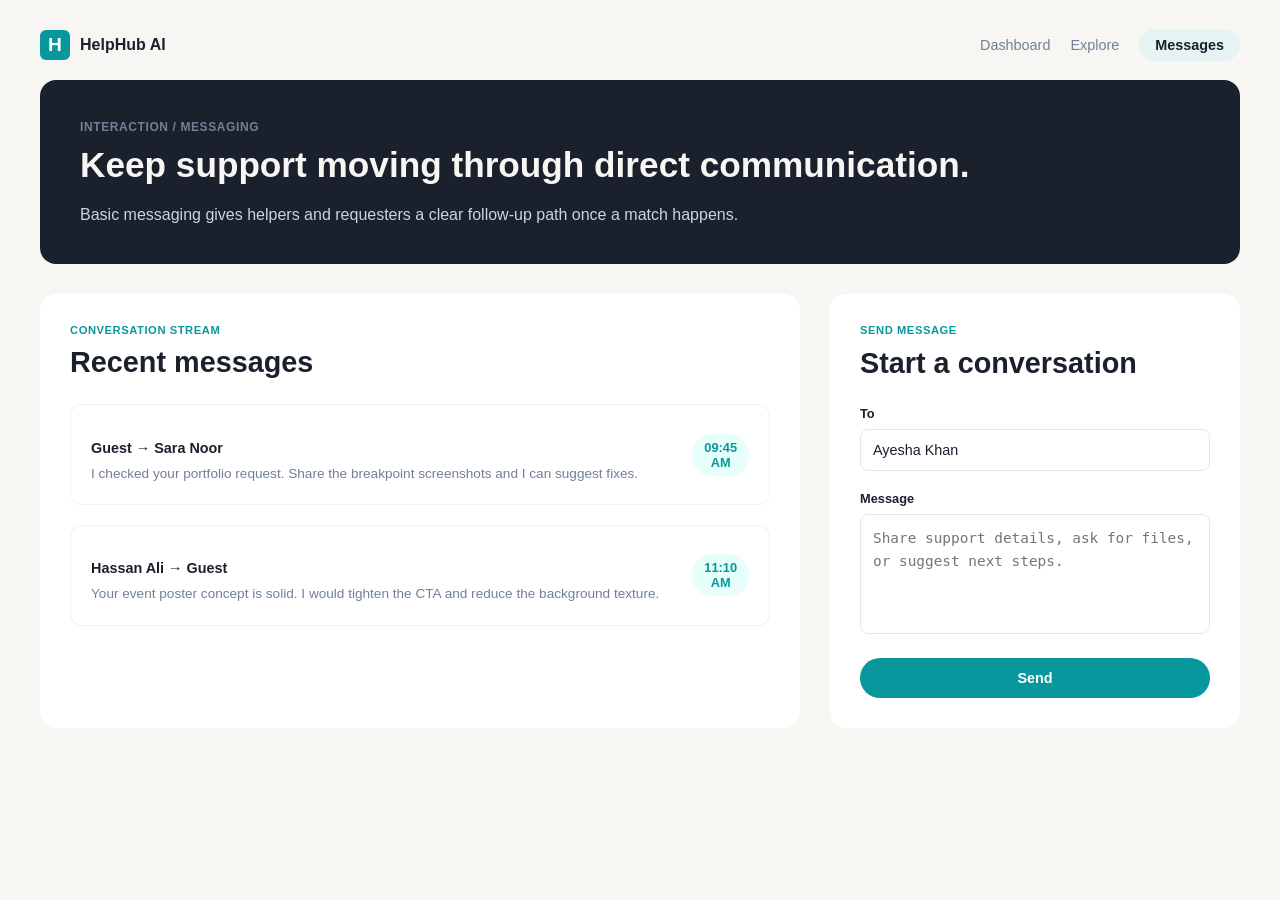
<file: message.html>
<!DOCTYPE html>
<html lang="en">
<head>
    <meta charset="UTF-8">
    <meta name="viewport" content="width=device-width, initial-scale=1.0">
    <title>HelpHub AI - Messaging</title>
    <style>
        :root {
            --primary-bg: #F7F6F2;
            --card-bg: #FFFFFF;
            --dark-card-bg: #1A202C;
            --text-dark: #1A202C;
            --text-light: #F7F6F2;
            --text-grey: #718096;
            --accent-teal: #08979C;
            --time-pill-bg: #E6FFFA;
            --time-pill-text: #08979C;
            --input-border: #E2E8F0;
        }

        body {
            font-family: -apple-system, BlinkMacSystemFont, "Segoe UI", Roboto, Helvetica, Arial, sans-serif;
            margin: 0;
            background-color: var(--primary-bg);
            color: var(--text-dark);
            display: flex;
            justify-content: center;
            padding: 30px;
        }

        .container {
            width: 100%;
            max-width: 1200px;
        }

        /* Header Style */
        header {
            display: flex;
            justify-content: space-between;
            align-items: center;
            padding-bottom: 20px;
        }

        .logo {
            display: flex;
            align-items: center;
            gap: 10px;
        }

        .logo-icon {
            width: 30px;
            height: 30px;
            background-color: var(--accent-teal);
            border-radius: 6px;
            display: flex;
            justify-content: center;
            align-items: center;
            color: white;
            font-weight: bold;
            font-size: 1.2rem;
        }

        .logo-text {
            font-weight: 600;
            font-size: 1rem;
        }

        nav ul {
            list-style: none;
            display: flex;
            gap: 20px;
            margin: 0;
            padding: 0;
        }

        nav a {
            text-decoration: none;
            color: var(--text-grey);
            font-weight: 500;
            font-size: 0.9rem;
        }

        nav a.active {
            color: var(--text-dark);
            background-color: #E6F3F3;
            padding: 8px 16px;
            border-radius: 20px;
            font-weight: 600;
        }

        /* Main Section Style */
        .messaging-hero {
            background-color: var(--dark-card-bg);
            color: var(--text-light);
            border-radius: 16px;
            padding: 40px;
            margin-bottom: 30px;
        }

        .messaging-hero p.sub-title {
            text-transform: uppercase;
            font-size: 0.75rem;
            font-weight: bold;
            letter-spacing: 0.05em;
            color: var(--text-grey);
            margin: 0 0 10px 0;
        }

        .messaging-hero h1 {
            font-size: 2.2rem;
            line-height: 1.2;
            margin: 0 0 20px 0;
            font-weight: 800;
        }

        .messaging-hero p.description {
            font-size: 1rem;
            color: #CBD5E0;
            margin: 0;
        }

        /* Two Column Layout */
        .content-layout {
            display: flex;
            gap: 30px;
        }

        .column-recent {
            flex: 2;
            background-color: var(--card-bg);
            border-radius: 16px;
            padding: 30px;
        }

        .column-send {
            flex: 1;
            background-color: var(--card-bg);
            border-radius: 16px;
            padding: 30px;
            display: flex;
            flex-direction: column;
        }

        /* Recent Messages Content */
        .column-recent p.card-sub-title {
            text-transform: uppercase;
            font-size: 0.7rem;
            font-weight: bold;
            letter-spacing: 0.05em;
            color: var(--accent-teal);
            margin: 0 0 10px 0;
        }

        .column-recent h2 {
            font-size: 1.8rem;
            font-weight: 800;
            margin: 0 0 25px 0;
        }

        .message-row {
            border: 1px solid #F1F1F1;
            border-radius: 12px;
            padding: 20px;
            display: flex;
            justify-content: space-between;
            align-items: center;
            margin-bottom: 20px;
        }

        .message-row:last-child {
            margin-bottom: 0;
        }

        .message-participants {
            font-weight: 600;
            font-size: 0.9rem;
            margin-bottom: 8px;
        }

        .message-body {
            font-size: 0.85rem;
            color: var(--text-grey);
            line-height: 1.5;
            margin: 0;
        }

        .message-time-pill {
            background-color: var(--time-pill-bg);
            color: var(--time-pill-text);
            font-size: 0.8rem;
            font-weight: 600;
            padding: 6px 12px;
            border-radius: 20px;
            text-align: center;
            white-space: nowrap;
        }

        /* Send Message Content */
        .column-send p.card-sub-title {
            text-transform: uppercase;
            font-size: 0.7rem;
            font-weight: bold;
            letter-spacing: 0.05em;
            color: var(--accent-teal);
            margin: 0 0 10px 0;
        }

        .column-send h2 {
            font-size: 1.8rem;
            font-weight: 800;
            margin: 0 0 25px 0;
            line-height: 1.2;
        }

        .form-group {
            margin-bottom: 20px;
        }

        .form-label {
            display: block;
            font-size: 0.8rem;
            font-weight: 600;
            color: var(--text-dark);
            margin-bottom: 8px;
        }

        .form-input {
            width: 100%;
            padding: 12px;
            border: 1px solid var(--input-border);
            border-radius: 8px;
            font-size: 0.9rem;
            color: var(--text-dark);
            box-sizing: border-box; /* Important for padding */
        }

        .form-textarea {
            width: 100%;
            padding: 12px;
            border: 1px solid var(--input-border);
            border-radius: 8px;
            font-size: 0.9rem;
            color: var(--text-grey);
            resize: none;
            height: 120px;
            line-height: 1.6;
            box-sizing: border-box;
        }

        .form-input:focus, .form-textarea:focus {
            outline: none;
            border-color: var(--accent-teal);
        }

        .send-button {
            background-color: var(--accent-teal);
            color: white;
            border: none;
            border-radius: 24px;
            padding: 12px 24px;
            font-size: 0.9rem;
            font-weight: 600;
            cursor: pointer;
            width: 100%;
            margin-top: auto; /* Push button to bottom */
        }
    </style>
</head>
<body>
    <div class="container">
        <header>
            <div class="logo">
                <div class="logo-icon">H</div>
                <div class="logo-text">HelpHub AI</div>
            </div>
            <nav>
                <ul>
                    <li><a href="dashboard.html">Dashboard</a></li>
                    <li><a href="explore.html">Explore</a></li>
                    <li><a href="message.html" class="active">Messages</a></li>
                </ul>
            </nav>
        </header>

        <section class="messaging-hero">
            <p class="sub-title">INTERACTION / MESSAGING</p>
            <h1>Keep support moving through direct communication.</h1>
            <p class="description">Basic messaging gives helpers and requesters a clear follow-up path once a match happens.</p>
        </section>

        <div class="content-layout">
            <section class="column-recent">
                <p class="card-sub-title">CONVERSATION STREAM</p>
                <h2>Recent messages</h2>

                <div class="message-row">
                    <div class="message-content">
                        <p class="message-participants"><span class="user">Hashir</span> &rarr; Sara Noor</p>
                        <p class="message-body">I checked your portfolio request. Share the breakpoint screenshots and I can suggest fixes.</p>
                    </div>
                    <div class="message-time-pill">
                        09:45<br>AM
                    </div>
                </div>

                <div class="message-row">
                    <div class="message-content">
                        <p class="message-participants">Hassan Ali &rarr; <span class="user">Hashir</span></p>
                        <p class="message-body">Your event poster concept is solid. I would tighten the CTA and reduce the background texture.</p>
                    </div>
                    <div class="message-time-pill">
                        11:10<br>AM
                    </div>
                </div>
            </section>

            <aside class="column-send">
                <p class="card-sub-title">SEND MESSAGE</p>
                <h2>Start a conversation</h2>

                <div class="form-group">
                    <label for="recipient" class="form-label">To</label>
                    <input type="text" id="recipient" class="form-input" value="Ayesha Khan">
                </div>

                <div class="form-group">
                    <label for="message" class="form-label">Message</label>
                    <textarea id="message" class="form-textarea" placeholder="Share support details, ask for files, or suggest next steps."></textarea>
                </div>

                <button class="send-button">Send</button>
            </aside>
        </div>
    </div>
</body>
<script type="module">
        import { updateUI } from "./script.js";
        updateUI();
    </script>
</html>
</file>
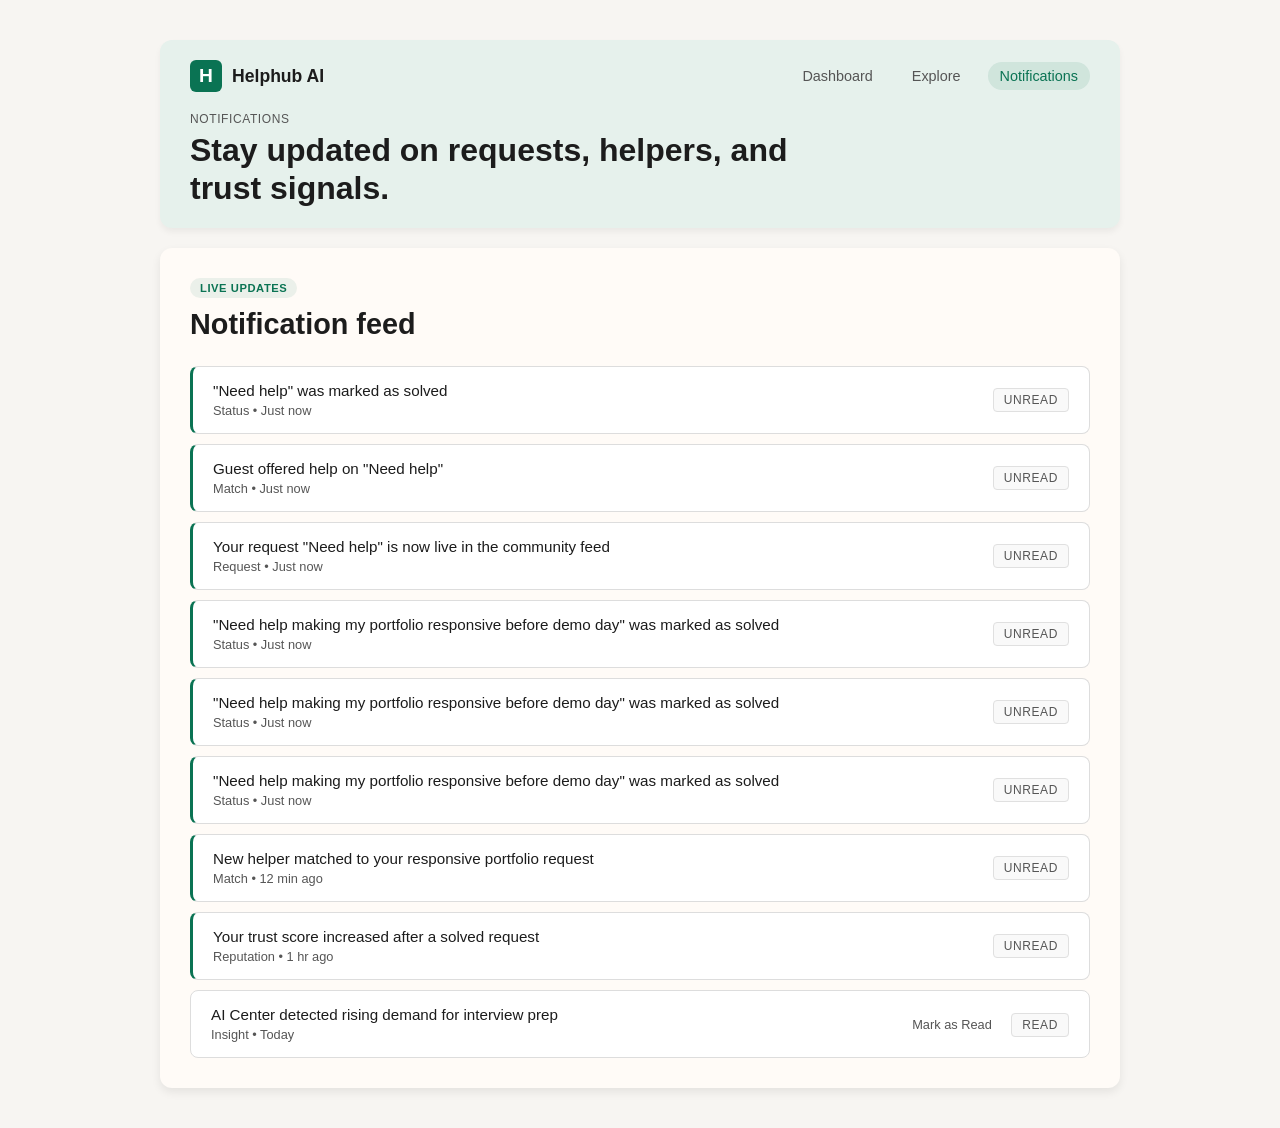
<file: notification.html>
<!DOCTYPE html>
<html lang="en">
<head>
    <meta charset="UTF-8">
    <meta name="viewport" content="width=device-width, initial-scale=1.0">
    <title>Helphub AI - Notifications</title>
    <style>
        :root {
            --primary-bg-color: #f7f5f2;
            --main-container-bg: #fffbf7;
            --subtle-light-green: #e6f1ec;
            --text-dark: #1c1c1c;
            --text-light-dark: #555;
            --notification-bg: #ffffff;
            --border-color: #ddd;
            --pill-bg: #4caf50;
            --pill-text: #fff;
            --unread-tag-bg: #f9f9f9;
            --unread-tag-border: #e0e0e0;
            --accent-green: #0a7353; /* Estimated logo color */
        }

        * {
            box-sizing: border-box;
            margin: 0;
            padding: 0;
            font-family: -apple-system, BlinkMacSystemFont, "Segoe UI", Roboto, "Helvetica Neue", Arial, sans-serif;
        }

        body {
            background-color: var(--primary-bg-color);
            display: flex;
            justify-content: center;
            align-items: center;
            min-height: 100vh;
            padding: 40px 20px;
        }

        .main-page-container {
            width: 100%;
            max-width: 960px;
            display: flex;
            flex-direction: column;
            gap: 20px;
        }

        /* Top Bar & Branding Section */
        .header-section {
            background-color: var(--subtle-light-green);
            padding: 20px 30px;
            border-radius: 12px;
            box-shadow: 0 4px 6px rgba(0,0,0,0.05);
        }

        .top-navbar {
            display: flex;
            justify-content: space-between;
            align-items: center;
            margin-bottom: 20px;
        }

        .logo-and-name {
            display: flex;
            align-items: center;
            gap: 10px;
        }

        .app-logo {
            width: 32px;
            height: 32px;
            background-color: var(--accent-green);
            border-radius: 6px;
            display: flex;
            justify-content: center;
            align-items: center;
            color: white;
            font-weight: bold;
            font-size: 1.2rem;
        }

        .app-name {
            font-size: 1.1rem;
            font-weight: 600;
            color: var(--text-dark);
        }

        .nav-links {
            display: flex;
            gap: 15px;
            align-items: center;
        }

        .nav-item {
            color: var(--text-light-dark);
            text-decoration: none;
            font-size: 0.9rem;
            padding: 6px 12px;
            border-radius: 20px;
        }

        .nav-item.active {
            color: var(--accent-green);
            background-color: rgba(10, 115, 83, 0.1);
        }

        .banner-text-block {
            text-align: left;
        }

        .label-text {
            color: var(--text-light-dark);
            text-transform: uppercase;
            font-size: 0.75rem;
            letter-spacing: 0.05em;
            margin-bottom: 5px;
            display: block;
        }

        .banner-headline {
            font-size: 2rem;
            font-weight: 700;
            color: var(--text-dark);
            line-height: 1.2;
            max-width: 70%;
        }

        /* Main Content / Notification Feed Section */
        .content-section {
            background-color: var(--main-container-bg);
            padding: 30px;
            border-radius: 12px;
            box-shadow: 0 4px 10px rgba(0,0,0,0.08);
        }

        .section-header {
            margin-bottom: 25px;
        }

        .feed-label {
            display: inline-block;
            background-color: rgba(10, 115, 83, 0.08);
            color: var(--accent-green);
            text-transform: uppercase;
            font-size: 0.7rem;
            font-weight: 600;
            padding: 4px 10px;
            border-radius: 20px;
            letter-spacing: 0.05em;
            margin-bottom: 10px;
        }

        .feed-headline {
            font-size: 1.8rem;
            font-weight: 700;
            color: var(--text-dark);
        }

        .notification-list {
            display: flex;
            flex-direction: column;
            gap: 10px;
        }

        .notification-card {
            background-color: var(--notification-bg);
            border: 1px solid var(--border-color);
            border-radius: 8px;
            padding: 15px 20px;
            display: flex;
            justify-content: space-between;
            align-items: center;
            transition: box-shadow 0.2s;
        }

        .notification-card:hover {
            box-shadow: 0 2px 4px rgba(0,0,0,0.05);
        }

        .notification-card.unread {
            border-left: 3px solid var(--accent-green);
        }

        .notification-content {
            flex-grow: 1;
        }

        .notification-title {
            font-size: 0.95rem;
            color: var(--text-dark);
            margin-bottom: 4px;
        }

        .notification-meta {
            font-size: 0.8rem;
            color: var(--text-light-dark);
        }

        .unread-tag {
            font-size: 0.75rem;
            color: var(--text-light-dark);
            background-color: var(--unread-tag-bg);
            border: 1px solid var(--unread-tag-border);
            padding: 4px 10px;
            border-radius: 4px;
            text-transform: uppercase;
            letter-spacing: 0.05em;
        }

        .read-action-link {
            font-size: 0.8rem;
            color: var(--text-light-dark);
            text-decoration: none;
            margin-right: 15px;
        }

        .read-action-link:hover {
            text-decoration: underline;
        }

        .unread-dot {
            width: 8px;
            height: 8px;
            background-color: #ff5722; /* or blue, for unread dot */
            border-radius: 50%;
            display: inline-block;
            margin-right: 10px;
        }

        @media (max-width: 768px) {
            .banner-headline {
                font-size: 1.5rem;
                max-width: 100%;
            }
            .feed-headline {
                font-size: 1.4rem;
            }
            .notification-card {
                flex-direction: column;
                align-items: flex-start;
                gap: 10px;
            }
            .unread-tag {
                align-self: flex-start;
            }
            .banner-text-block {
                text-align: center;
            }
        }
    </style>
</head>
<body>
    <div class="main-page-container">
        
        <header class="header-section">
            <div class="top-navbar">
                <div class="logo-and-name">
                    <div class="app-logo">H</div>
                    <span class="app-name">Helphub AI</span>
                </div>
                <nav class="nav-links">
                    <a href="dashboard.html" class="nav-item">Dashboard</a>
                    <a href="explore.html" class="nav-item">Explore</a>
                    <a href="notification.html" class="nav-item active">Notifications</a>
                </nav>
            </div>
            <div class="banner-text-block">
                <span class="label-text">NOTIFICATIONS</span>
                <h1 class="banner-headline">Stay updated on requests, helpers, and trust signals.</h1>
            </div>
        </header>

        <main class="content-section">
            <div class="section-header">
                <span class="feed-label">LIVE UPDATES</span>
                <h2 class="feed-headline">Notification feed</h2>
            </div>
            
            <div class="notification-list">
                <article class="notification-card unread">
                    <div class="notification-content">
                        <p class="notification-title">"Need help" was marked as solved</p>
                        <p class="notification-meta">Status &bull; Just now</p>
                    </div>
                    <span class="unread-tag">Unread</span>
                </article>

                <article class="notification-card unread">
                    <div class="notification-content">
                        <p class="notification-title"><span class="user">Hashir</span> offered help on "Need help"</p>
                        <p class="notification-meta">Match &bull; Just now</p>
                    </div>
                    <span class="unread-tag">Unread</span>
                </article>

                <article class="notification-card unread">
                    <div class="notification-content">
                        <p class="notification-title">Your request "Need help" is now live in the community feed</p>
                        <p class="notification-meta">Request &bull; Just now</p>
                    </div>
                    <span class="unread-tag">Unread</span>
                </article>

                <article class="notification-card unread">
                    <div class="notification-content">
                        <p class="notification-title">"Need help making my portfolio responsive before demo day" was marked as solved</p>
                        <p class="notification-meta">Status &bull; Just now</p>
                    </div>
                    <span class="unread-tag">Unread</span>
                </article>

                <article class="notification-card unread">
                    <div class="notification-content">
                        <p class="notification-title">"Need help making my portfolio responsive before demo day" was marked as solved</p>
                        <p class="notification-meta">Status &bull; Just now</p>
                    </div>
                    <span class="unread-tag">Unread</span>
                </article>

                <article class="notification-card unread">
                    <div class="notification-content">
                        <p class="notification-title">"Need help making my portfolio responsive before demo day" was marked as solved</p>
                        <p class="notification-meta">Status &bull; Just now</p>
                    </div>
                    <span class="unread-tag">Unread</span>
                </article>

                <article class="notification-card unread">
                    <div class="notification-content">
                        <p class="notification-title">New helper matched to your responsive portfolio request</p>
                        <p class="notification-meta">Match &bull; 12 min ago</p>
                    </div>
                    <span class="unread-tag">Unread</span>
                </article>

                <article class="notification-card unread">
                    <div class="notification-content">
                        <p class="notification-title">Your trust score increased after a solved request</p>
                        <p class="notification-meta">Reputation &bull; 1 hr ago</p>
                    </div>
                    <span class="unread-tag">Unread</span>
                </article>

                <article class="notification-card">
                    <div class="notification-content">
                        <p class="notification-title">AI Center detected rising demand for interview prep</p>
                        <p class="notification-meta">Insight &bull; Today</p>
                    </div>
                    <div>
                        <a href="#" class="read-action-link">Mark as Read</a>
                        <span class="unread-tag">Read</span>
                    </div>
                </article>

            </div>
        </main>
    </div>
<script type="module">
        import { updateUI } from "./script.js";
        updateUI();
    </script>
</body>
</html>
</file>
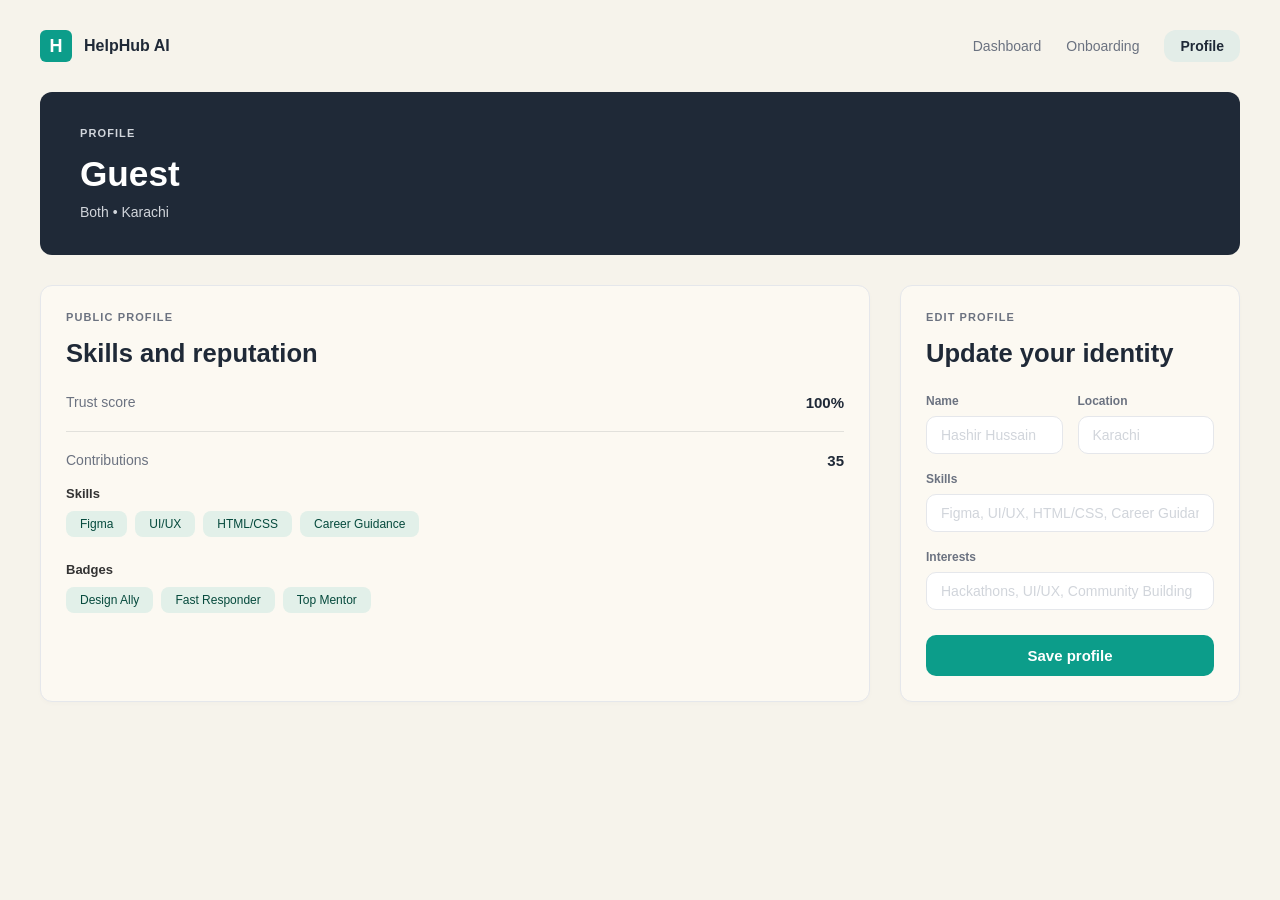
<file: profile.html>
<!DOCTYPE html>
<html lang="en">
<head>
    <meta charset="UTF-8">
    <meta name="viewport" content="width=device-width, initial-scale=1.0">
    <title>HelpHub AI Profile - <span class="user"></span> Hussain</title>
    <style>
        :root {
            --bg-color: #f6f3eb;
            --main-card-bg: #1f2937;
            --main-card-text: #ffffff;
            --sub-card-bg: #fcf9f2;
            --sub-card-text: #1f2937;
            --accent-teal: #0c9d8a;
            --tag-bg: #e2f0e9;
            --tag-text: #064a3d;
            --grey-text: #6b7280;
            --border-color: #e5e7eb;
        }

        body {
            font-family: -apple-system, BlinkMacSystemFont, "Segoe UI", Roboto, Helvetica, Arial, sans-serif;
            margin: 0;
            padding: 30px;
            background-color: var(--bg-color);
            color: var(--sub-card-text);
        }

        .container {
            max-width: 1200px;
            margin: 0 auto;
        }

        /* --- Header --- */
        header {
            display: flex;
            justify-content: space-between;
            align-items: center;
            padding-bottom: 30px;
        }

        .logo-section {
            display: flex;
            align-items: center;
            gap: 12px;
        }

        .logo-icon {
            width: 32px;
            height: 32px;
            border-radius: 6px;
            background-color: var(--accent-teal);
            color: white;
            display: flex;
            align-items: center;
            justify-content: center;
            font-weight: bold;
            font-size: 18px;
        }

        .logo-text {
            font-weight: 600;
            font-size: 16px;
        }

        .nav-links {
            display: flex;
            gap: 25px;
            align-items: center;
        }

        .nav-links a {
            text-decoration: none;
            color: var(--grey-text);
            font-size: 14px;
            font-weight: 500;
        }

        .nav-links a.profile-link {
            background-color: #e3ede8;
            color: var(--sub-card-text);
            padding: 8px 16px;
            border-radius: 12px;
            font-weight: 600;
        }

        /* --- Main Content Layout --- */
        .main-content {
            display: flex;
            flex-direction: column;
            gap: 30px;
        }

        /* --- Main Profile Card --- */
        .main-profile-card {
            background-color: var(--main-card-bg);
            color: var(--main-card-text);
            border-radius: 12px;
            padding: 35px 40px;
            position: relative;
        }

        .main-profile-card h1 {
            font-size: 2.2rem;
            font-weight: 800;
            margin: 0 0 10px 0;
        }

        .sub-label {
            text-transform: uppercase;
            font-size: 11px;
            font-weight: 700;
            letter-spacing: 0.1em;
            color: #d1d5db;
            margin-bottom: 15px;
            display: block;
        }

        .main-profile-card p {
            font-size: 14px;
            color: #d1d5db;
            margin: 0;
        }

        /* --- Two-Column Layout --- */
        .columns-container {
            display: grid;
            grid-template-columns: 1fr 340px;
            gap: 30px;
        }

        .column {
            background-color: var(--sub-card-bg);
            border-radius: 12px;
            padding: 25px;
            box-shadow: 0 2px 5px rgba(0,0,0,0.02);
            border: 1px solid var(--border-color);
        }

        .column-header-label {
            text-transform: uppercase;
            font-size: 11px;
            font-weight: 700;
            letter-spacing: 0.1em;
            color: var(--grey-text);
            margin-bottom: 15px;
            display: block;
        }

        .column h2 {
            font-size: 1.6rem;
            font-weight: 800;
            margin: 0 0 25px 0;
            line-height: 1.2;
        }

        /* --- Public Profile Stats --- */
        .stat-row {
            display: flex;
            justify-content: space-between;
            margin-bottom: 15px;
            font-size: 14px;
            color: var(--grey-text);
        }

        .stat-value {
            color: var(--sub-card-text);
            font-weight: 700;
            font-size: 15px;
        }

        .divider {
            border-top: 1px solid #e2e1dc;
            margin: 20px 0;
        }

        /* --- Tags --- */
        .tags-container {
            display: flex;
            flex-wrap: wrap;
            gap: 8px;
            margin-top: 10px;
            margin-bottom: 25px;
        }

        .tag {
            background-color: var(--tag-bg);
            color: var(--tag-text);
            padding: 6px 14px;
            border-radius: 8px;
            font-size: 12px;
            font-weight: 500;
        }

        /* --- Edit Profile Form --- */
        .form-group {
            margin-bottom: 18px;
        }

        .inline-inputs {
            display: grid;
            grid-template-columns: 1fr 1fr;
            gap: 15px;
        }

        label {
            display: block;
            font-size: 12px;
            font-weight: 600;
            color: var(--grey-text);
            margin-bottom: 8px;
        }

        input[type="text"] {
            width: 100%;
            padding: 10px 14px;
            border: 1px solid var(--border-color);
            border-radius: 10px;
            font-size: 14px;
            box-sizing: border-box;
            background-color: #fff;
            color: var(--sub-card-text);
        }

        input::placeholder {
            color: #d1d5db;
        }

        .save-btn {
            display: block;
            width: 100%;
            padding: 12px;
            background-color: var(--accent-teal);
            color: white;
            border: none;
            border-radius: 10px;
            font-weight: 700;
            font-size: 15px;
            cursor: pointer;
            margin-top: 25px;
            transition: opacity 0.2s;
        }

        .save-btn:hover {
            opacity: 0.9;
        }

    </style>
</head>
<body>
    <div class="container">
        <header>
            <div class="logo-section">
                <div class="logo-icon">H</div>
                <div class="logo-text">HelpHub AI</div>
            </div>
            <nav class="nav-links">
                <a href="dashboard.html">Dashboard</a>
                <a href="#">Onboarding</a>
                <a href="profile.html" class="profile-link">Profile</a>
            </nav>
        </header>

        <main class="main-content">
            <section class="main-profile-card">
                <span class="sub-label">PROFILE</span>
                <h1 class="user">Hashir Hussain</h1>
                <p>Both • Karachi</p>
            </section>

            <div class="columns-container">
                <section class="column public-profile">
                    <span class="column-header-label">PUBLIC PROFILE</span>
                    <h2>Skills and reputation</h2>
                    
                    <div class="stat-row">
                        <span>Trust score</span>
                        <span class="stat-value">100%</span>
                    </div>
                    
                    <div class="divider"></div>
                    
                    <div class="stat-row">
                        <span>Contributions</span>
                        <span class="stat-value">35</span>
                    </div>

                    <h4 style="font-size: 13px; font-weight: 600; color: #333; margin-bottom: 8px;">Skills</h4>
                    <div class="tags-container skills">
                        <span class="tag">Figma</span>
                        <span class="tag">UI/UX</span>
                        <span class="tag">HTML/CSS</span>
                        <span class="tag">Career Guidance</span>
                    </div>

                    <h4 style="font-size: 13px; font-weight: 600; color: #333; margin-bottom: 8px;">Badges</h4>
                    <div class="tags-container badges">
                        <span class="tag">Design Ally</span>
                        <span class="tag">Fast Responder</span>
                        <span class="tag">Top Mentor</span>
                    </div>
                </section>

                <section class="column edit-profile">
                    <span class="column-header-label">EDIT PROFILE</span>
                    <h2>Update your identity</h2>
                    
                    <form>
                        <div class="form-group inline-inputs">
                            <div>
                                <label for="name">Name</label>
                                <input type="text" id="name" class="user" placeholder="Hashir Hussain">
                            </div>
                            <div>
                                <label for="location">Location</label>
                                <input type="text" id="location" placeholder="Karachi">
                            </div>
                        </div>

                        <div class="form-group">
                            <label for="skills-input">Skills</label>
                            <input type="text" id="skills-input" placeholder="Figma, UI/UX, HTML/CSS, Career Guidance">
                        </div>

                        <div class="form-group">
                            <label for="interests-input">Interests</label>
                            <input type="text" id="interests-input" placeholder="Hackathons, UI/UX, Community Building">
                        </div>

                        <button type="submit" class="save-btn">Save profile</button>
                    </form>
                </section>
            </div>
        </main>
    </div>
    <script type="module">
        import { updateUI } from "./script.js";
        updateUI();
    </script>
</body>
</html>
</file>
<file: style.css>
body {
    background-color: #f2f1e8;
}

.hero-section {
    padding: 40px 0;
}

.main-card {
    background-color: #f9f8f3;
    border-radius: 40px;
    padding: 40px;
    height: 100%;
}

.tagline {
    font-size: 12px;
    font-weight: 700;
    color: #888;
    letter-spacing: 1.5px;
}

.main-title {
    font-size: clamp(2rem, 5vw, 4.5rem);
    font-weight: 800;
    line-height: 1.1;
    margin: 25px 0;
    color: #1a1a1a;
}

.description {
    color: #666;
    font-size: 1.1rem;
    max-width: 550px;
    margin-bottom: 40px;
}

.button-group {
    display: flex;
    gap: 15px;
    margin-bottom: 50px;
    flex-wrap: wrap;
}

.btn-primary-custom {
    background: #149b8e;
    color: white;
    border: none;
    padding: 12px 30px;
    border-radius: 50px;
    font-weight: 600;
}

.btn-secondary-custom {
    background: white;
    border: 1px solid #ddd;
    padding: 12px 30px;
    border-radius: 50px;
}

.stat-box {
    background: rgba(255, 255, 255, 0.5);
    border: 1px solid #fff;
    padding: 25px;
    border-radius: 25px;
    height: 100%;
}

.stat-box small { color: #149b8e; font-weight: 800; }
.stat-box h3 { font-weight: 800; margin: 10px 0; }
.stat-box p { font-size: 0.85rem; color: #777; margin: 0; }

.side-card {
    background-color: #0d211e;
    color: white;
    border-radius: 40px;
    padding: 45px;
    height: 100%;
}

.side-title { font-weight: 700; margin: 15px 0; }
.side-tag { font-size: 11px; opacity: 0.7; font-weight: 700; }

.feature-stack {
    margin-top: 40px;
    display: flex;
    flex-direction: column;
    gap: 15px;
}

.feature-item {
    background: #f9f8f3;
    color: #1a1a1a;
    padding: 30px;
    border-radius: 20px;
}

.feature-item h6 { font-weight: 800; margin-bottom: 20px; }
.feature-item p { font-size: 0.95rem; margin: 0; color: #555; }

@media (max-width: 768px) {
    .main-card { padding: 30px; }
    .side-card { padding: 30px; }
}

.core-flow-container {
    padding: 25px 0;
    background-color: #f2f1e8;
}

.section-tag {
    color: #149b8e;
    font-size: 12px;
    font-weight: 700;
    letter-spacing: 1.2px;
    display: block;
    margin-bottom: 8px;
}

.section-title {
    font-size: 2.8rem;
    font-weight: 800;
    color: #1a1a1a;
    margin: 0;
    letter-spacing: -1px;
}

.btn-onboarding {
    background-color: white;
    border: 1px solid #e0e0e0;
    padding: 12px 24px;
    border-radius: 50px;
    font-weight: 600;
    font-size: 14px;
    transition: all 0.3s ease;
    box-shadow: 0 2px 5px rgba(0,0,0,0.02);
}

.btn-onboarding:hover {
    background-color: #f9f9f9;
    transform: translateY(-2px);
    box-shadow: 0 4px 10px rgba(0,0,0,0.05);
}

.flow-card {
    background-color: #f9f8f3;
    padding: 40px 40px;
    border-radius: 40px;
    height: 100%;
    transition: transform 0.3s ease;
}

.flow-card:hover {
    transform: translateY(-5px);
}

.flow-card h5 {
    font-size: 1.25rem;
    font-weight: 700;
    color: #1a1a1a;
    margin-bottom: 20px;
}

.flow-card p {
    font-size: 1rem;
    color: #666;
    line-height: 1.6;
    margin-bottom: 0;
}

@media (max-width: 768px) {
    .section-title {
        font-size: 2rem;
    }
    .row.align-items-end {
        flex-direction: column;
        align-items: flex-start !important;
    }
    .btn-onboarding {
        margin-top: 20px;
    }
    .flow-card {
        padding: 35px 25px;
    }
}

.requests-section { padding: 40px 0; padding-bottom: 0; background-color: #f2f1e8; }
.tag { color: #149b8e; font-weight: 700; font-size: 12px; letter-spacing: 1px; }
.title { font-weight: 800; font-size: 2.2rem; margin-top: 10px; color: #1a1a1a; }

.req-card {
    background: #f9f8f3;
    padding: 30px;
    border-radius: 35px;
    height: 100%;
    display: flex;
    flex-direction: column;
}

.req-card h4 { font-weight: 800; font-size: 1.15rem; margin: 15px 0; line-height: 1.4; color: #1a1a1a; }
.req-card p { font-size: 0.9rem; color: #666; flex-grow: 1; margin-bottom: 20px; }

.status-badges span { padding: 4px 12px; border-radius: 50px; font-size: 11px; font-weight: 600; margin-right: 5px; }
.b-web { background: #e4eadf; color: #149b8e; }
.b-high { background: #fdeaea; color: #d9534f; }
.b-solved { background: #e8f5e9; color: #2e7d32; }
.b-design { background: #e3f2fd; color: #1976d2; }
.b-medium { background: #fff3e0; color: #ef6c00; }
.b-open { background: #eee; color: #666; }

.topic-tags { margin-bottom: 20px; }
.topic-tags span { background: #e4eadf; color: #149b8e; padding: 4px 10px; border-radius: 8px; font-size: 10px; font-weight: 700; margin-right: 6px; }

.req-footer { display: flex; justify-content: space-between; align-items: center; margin-top: auto; }
.user-info strong { display: block; font-size: 13px; color: #1a1a1a; }
.user-info small { color: #888; font-size: 11px; }

.btn-feed, .btn-details {
    background: white; border: 1px solid #ddd;
    padding: 8px 20px; border-radius: 50px; font-weight: 600; font-size: 13px;

    &:hover{
        background-color: #f9f9f9;
        transform: translateY(-2px);
        box-shadow: 0 4px 10px rgba(0,0,0,0.05);
    }
}

.footer-note { text-align: center; margin-top: 50px; color: #999; font-size: 13px; }
</file>
